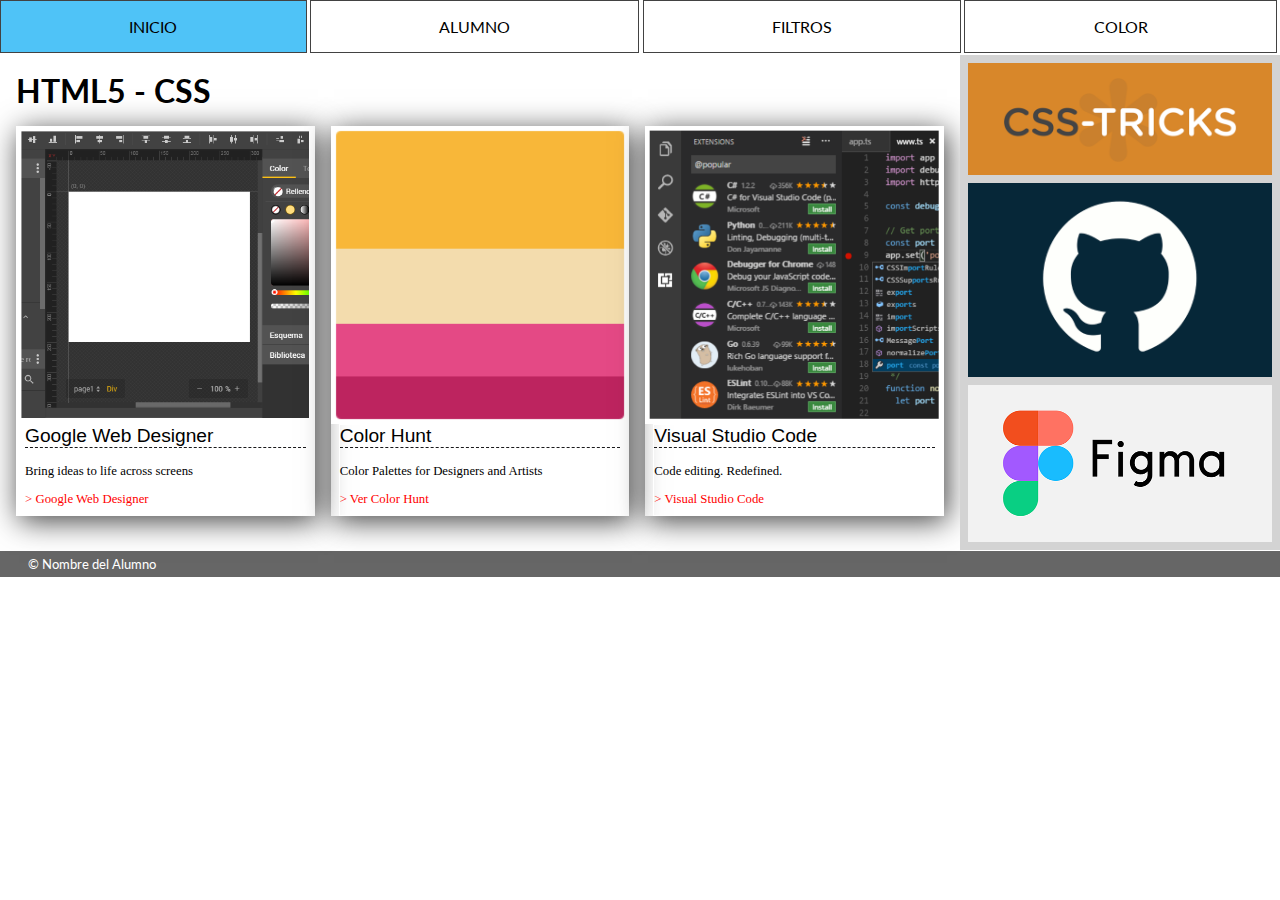
<file: mod2/index.html>
<html>
<head><title>HTML/CSS</title><meta charset="utf-8">
<link href="estilo_index.css" rel="stylesheet" type="text/css">
<link href="https://fonts.googleapis.com/css?family=Lato:400,700" rel="stylesheet">
</head>
<body>
<nav>
	<ul>
		<li><a href="index.html">INICIO</a></li>
        <li><a href="alumno.html">ALUMNO</a></li>
		<li><a href="https://css-tricks.com/almanac/properties/f/filter/">FILTROS</a></li>
		<li><a href="https://www.materialpalette.com/colors">COLOR</a></li>
	</ul>
</nav>
<section>
  <article>
  	<h1>HTML5 - CSS</h1>     
  	<div id="main">
   	<div class="bloque"><img src="img/googlewd.png" >
    <div class="textos">
    <h2>Google Web Designer</h2>
   <p>Bring ideas to life across screens</p>
   <a href="https://www.google.com/webdesigner/">&gt; Google Web Designer</a> 
   </div>
  </div>
  <div class="bloque"><img src="img/color_hunt.png" >
    <div class="textos">
    <h2>Color Hunt</h2>
   <p>Color Palettes for Designers and Artists</p>
   <a href="https://colorhunt.co/palettes">&gt; Ver Color Hunt</a> 
   </div>
  </div>
  <div class="bloque"><img src="img/visualSC.png" >
    <div class="textos">
    <h2>Visual Studio Code</h2>
   <p>Code editing. Redefined.</p>
   <a href="https://code.visualstudio.com/">&gt;  Visual Studio Code</a> 
   </div>
  </div>
	</div>
  </article>
  <aside>
  	<div class="card">
  		<a href="https://css-tricks.com/">
  		<img src="img/css_tricks.png" ></a> 
 	</div>
	<div class="card">
  		<a href="https://github.com/"><img src="img/github.png" ></a> 
	</div>
	<div class="card">
		<a href="https://www.figma.com/"><img src="img/figma.png" ></a> 
	</div> 
  </aside>
</section>
<footer>&copy; Nombre del Alumno</footer>
</body>
</html>
</file>
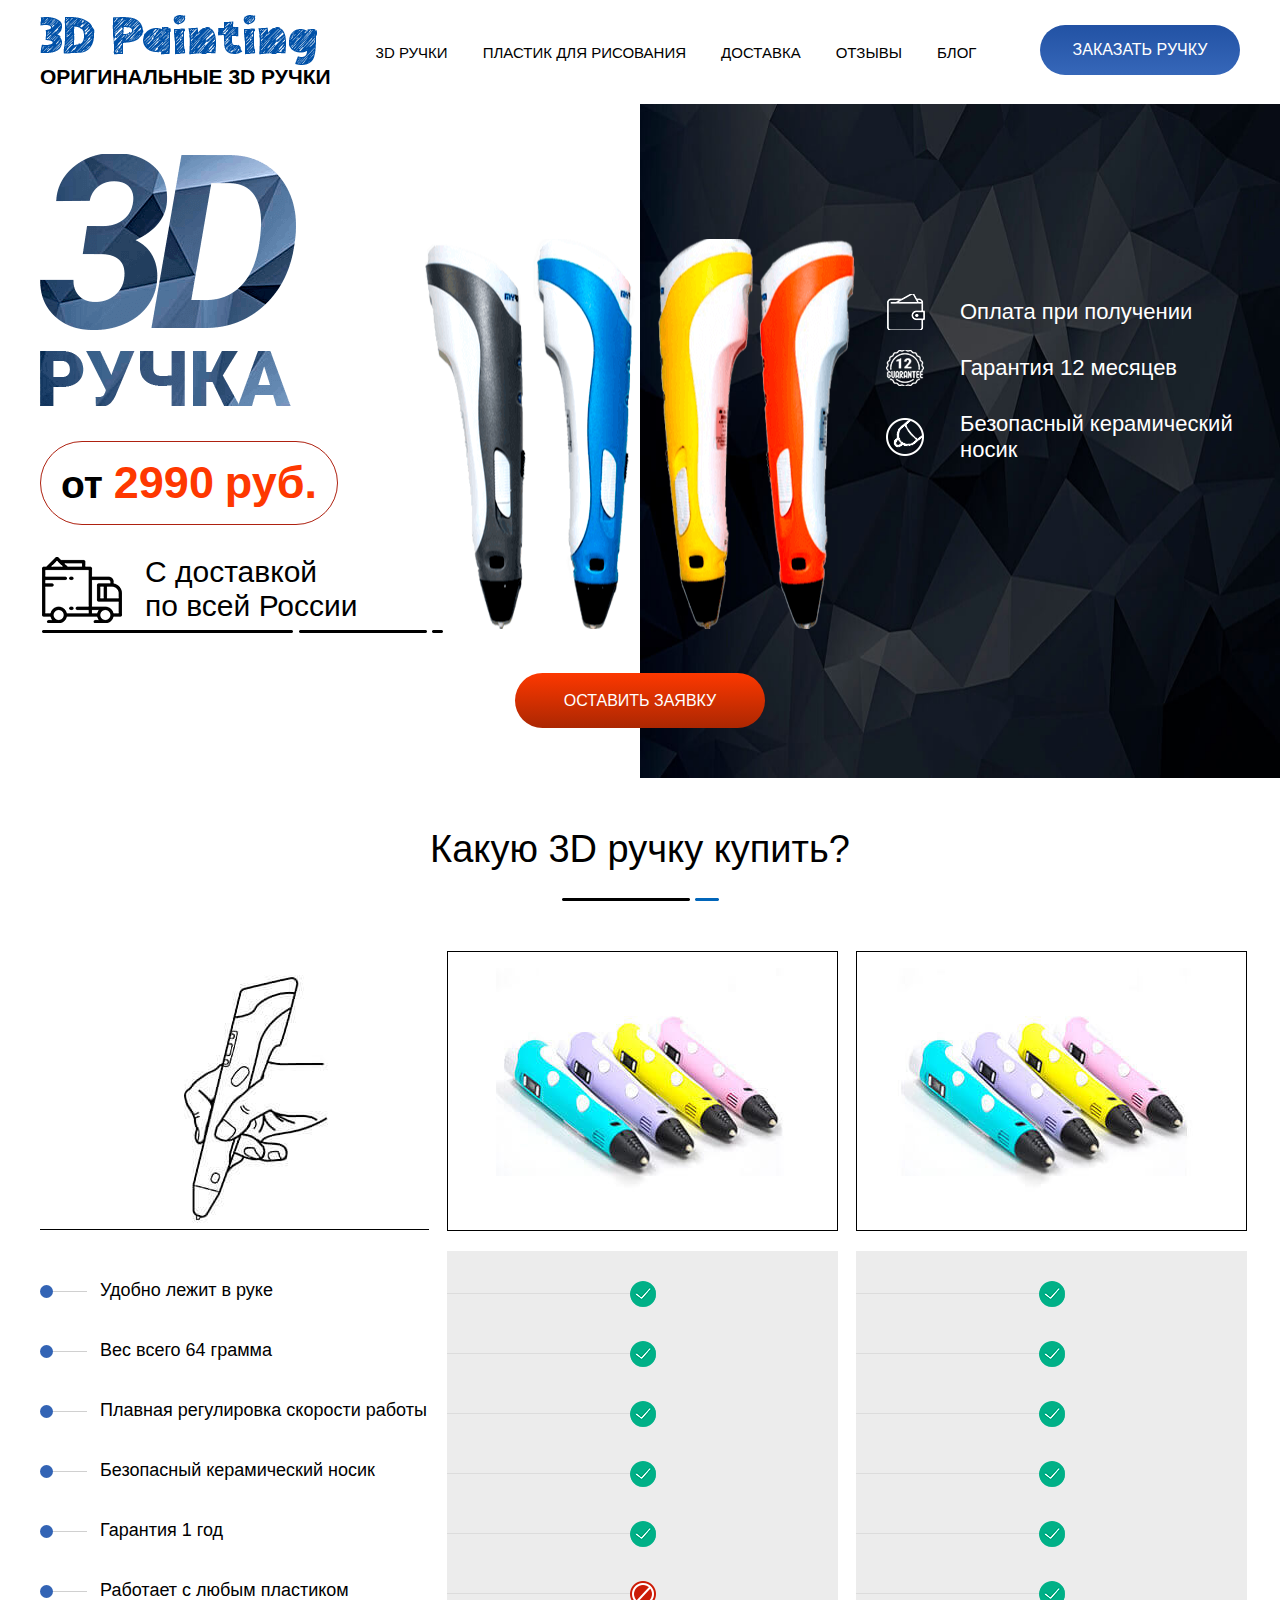
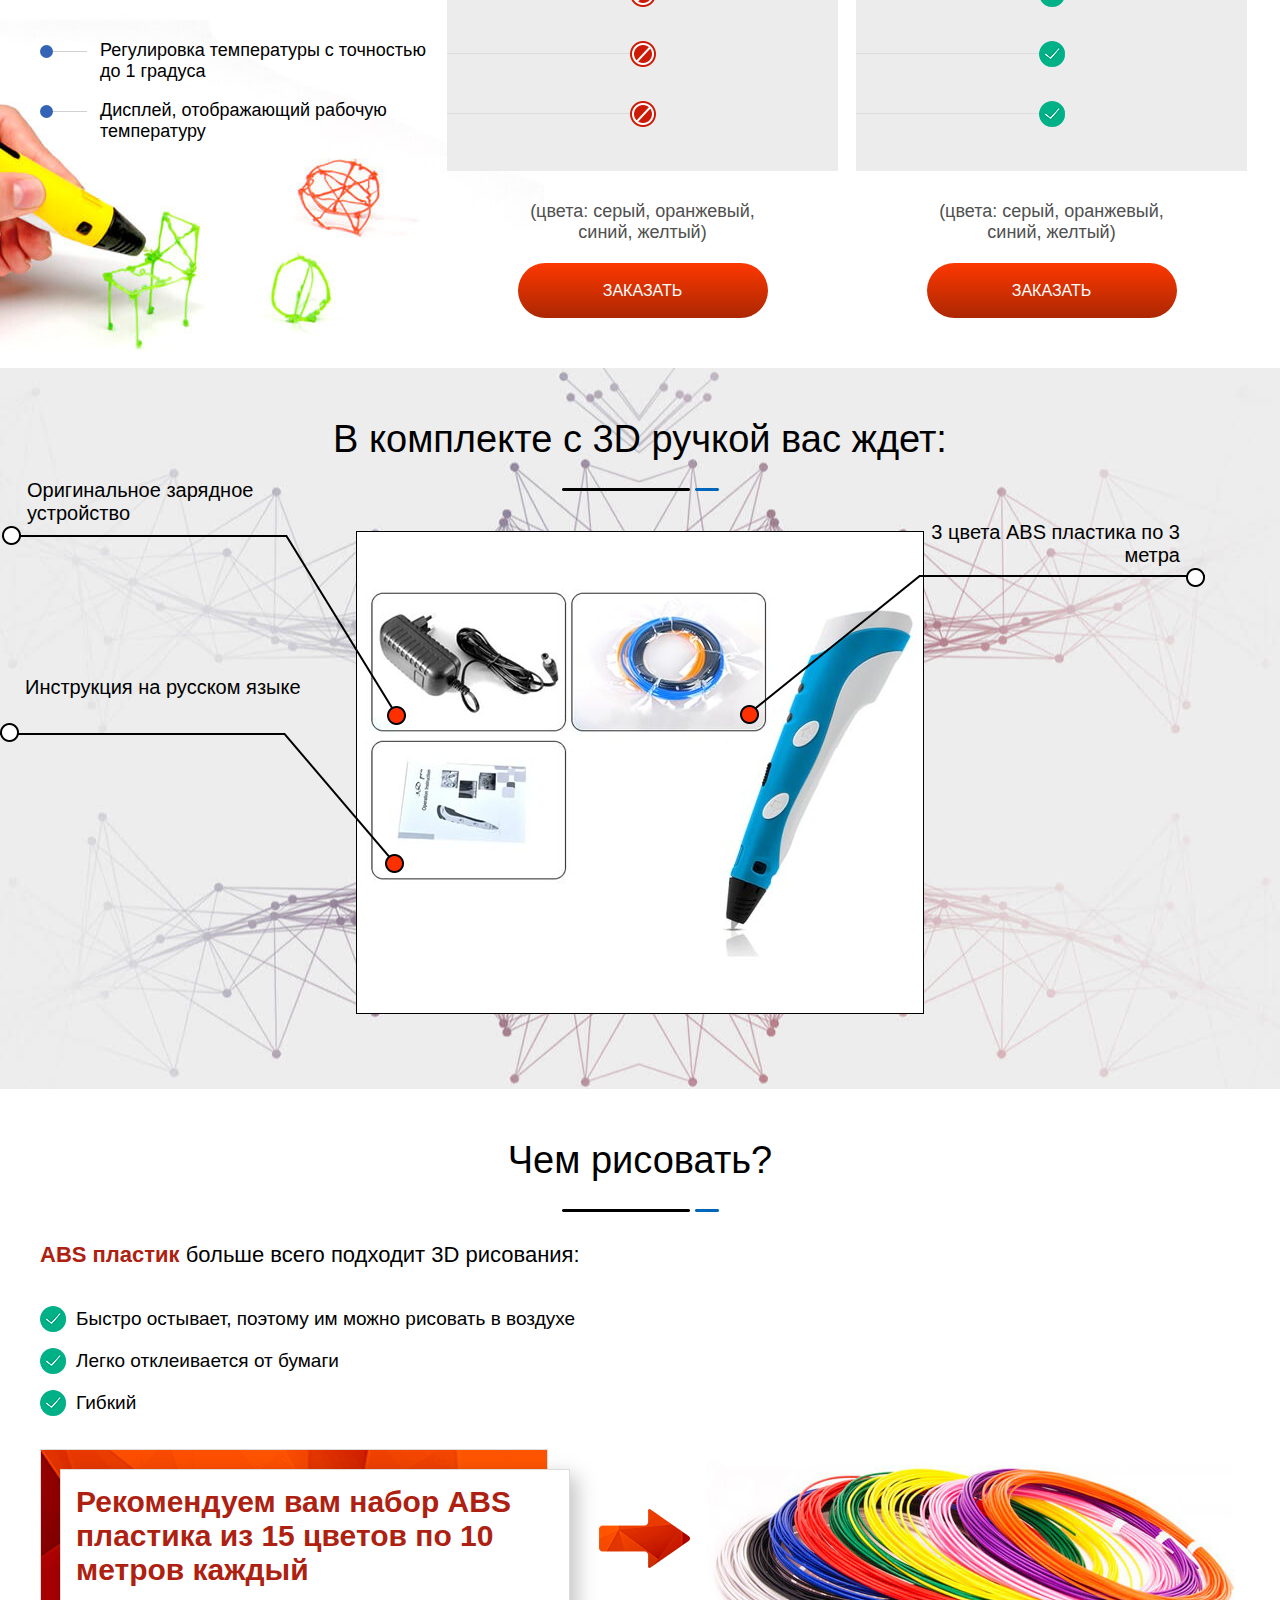
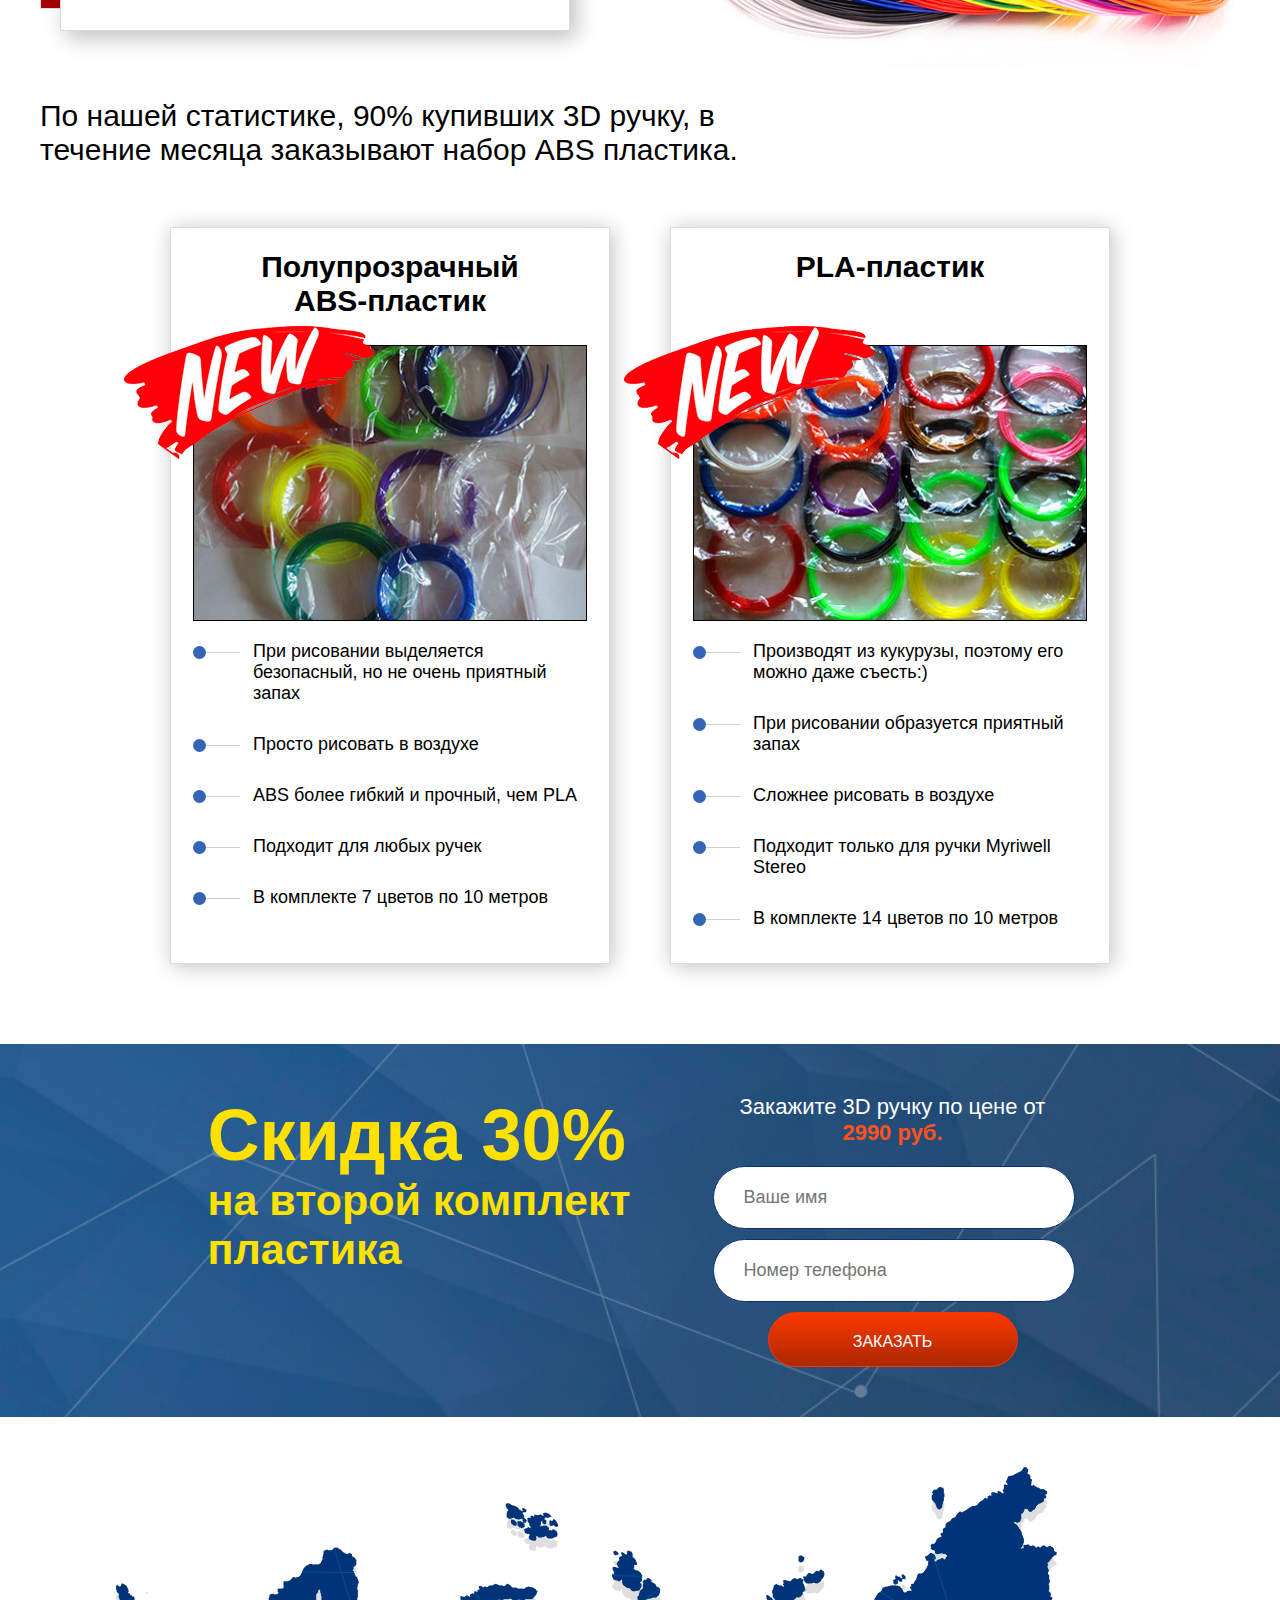
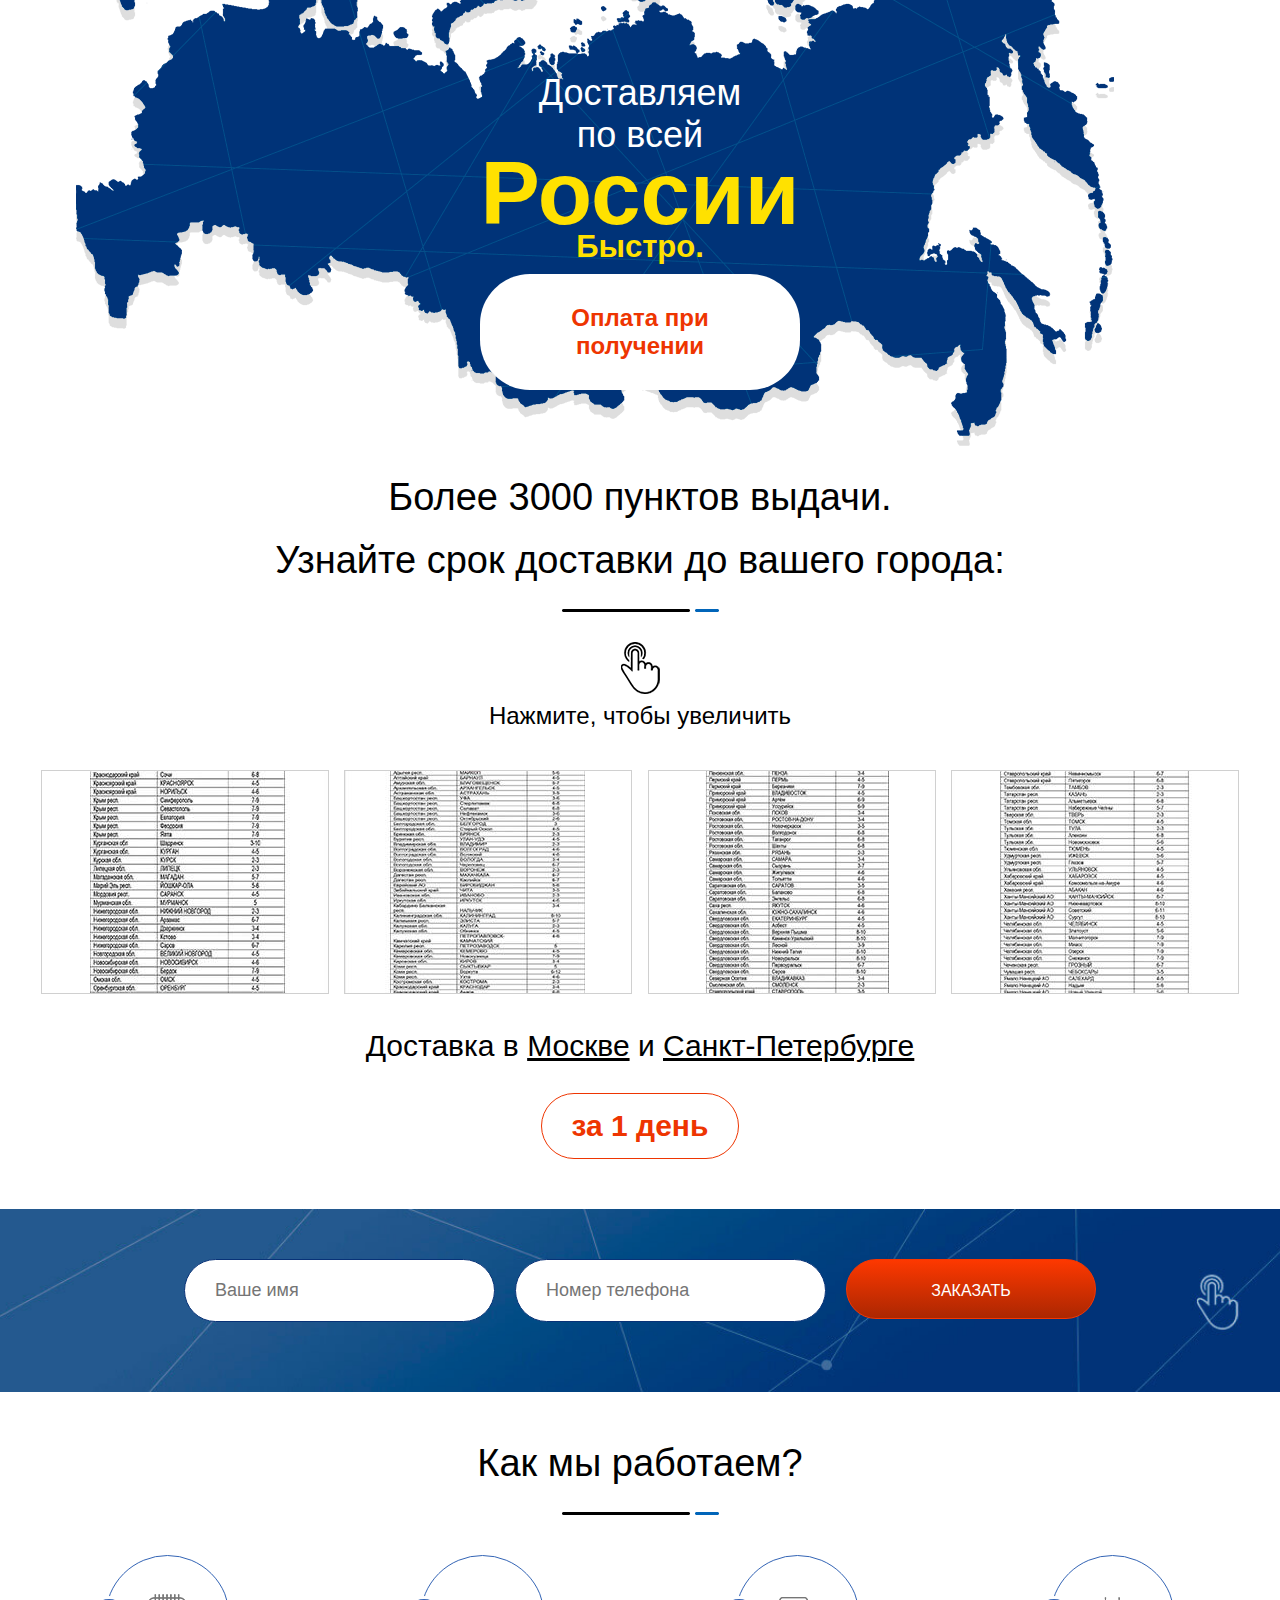
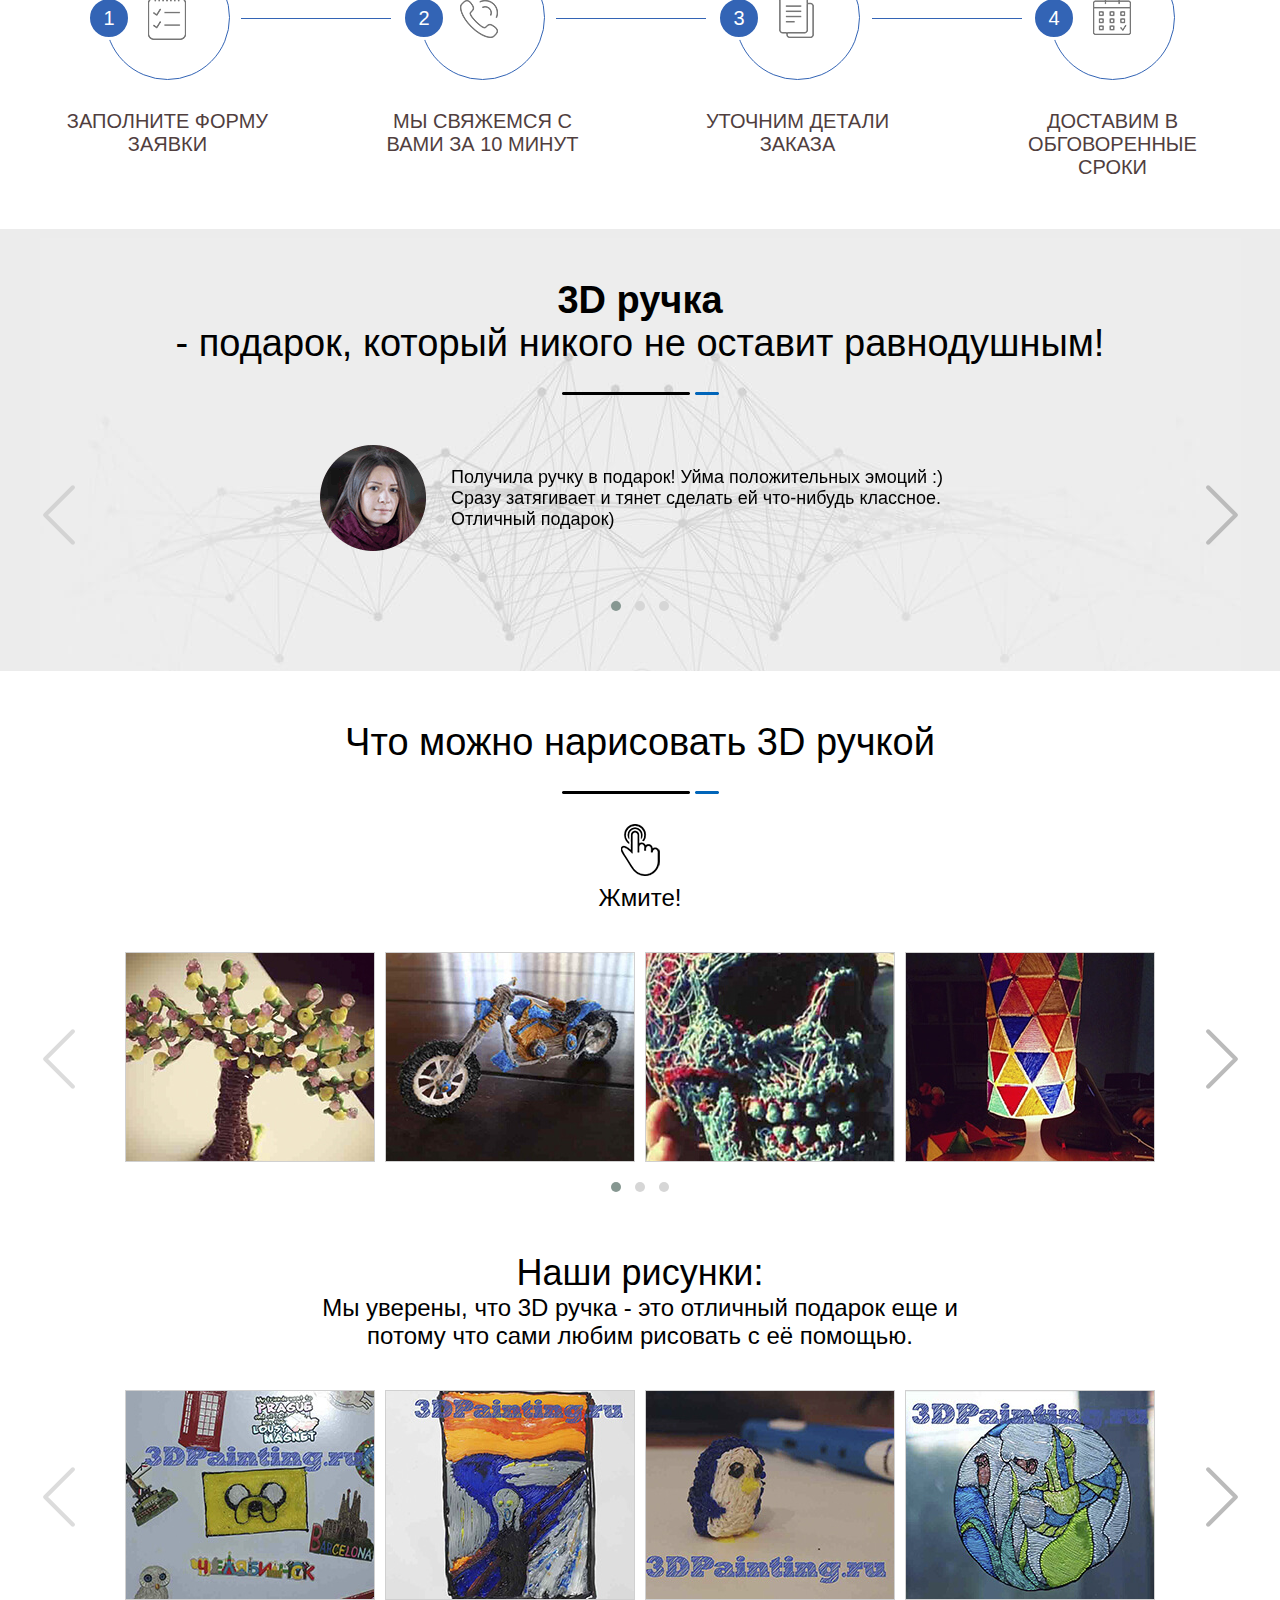
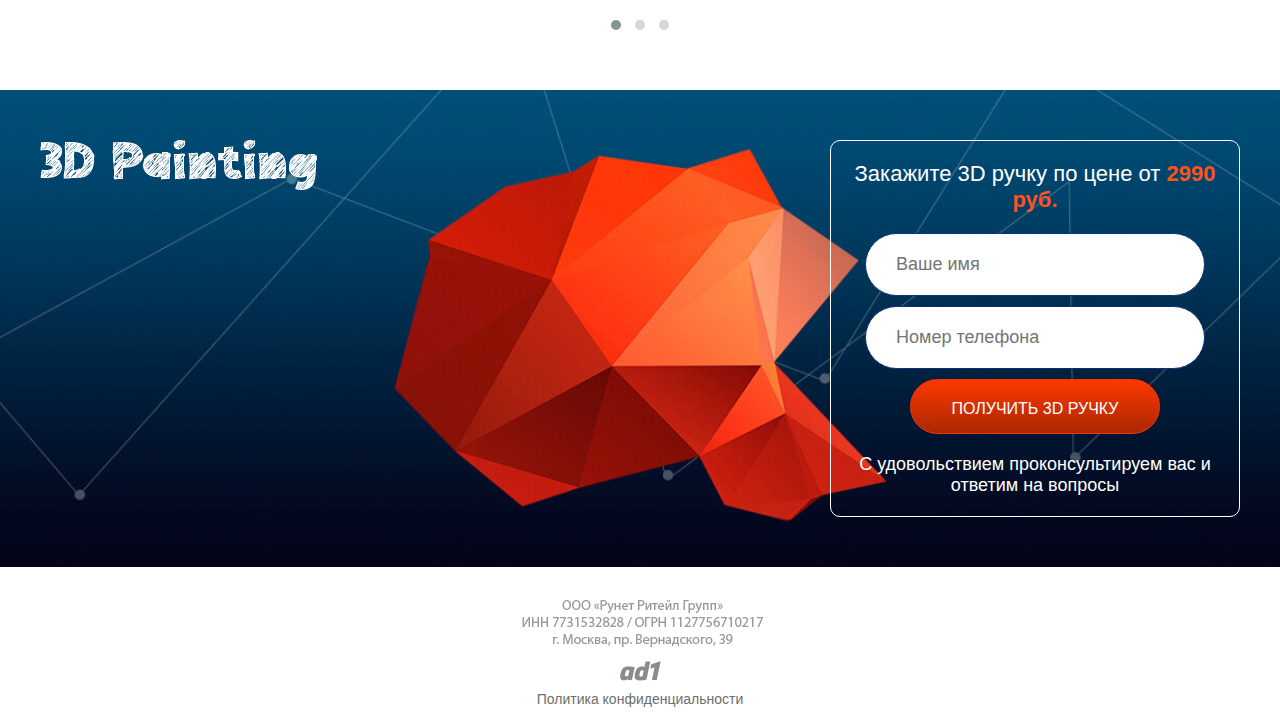
<file: portfolio/3DPen/index.html>
<!DOCTYPE html>
<html lang="ru">
<head>
	<meta charset="utf-8">
	<title>3D ручка</title>
	<!-- Favicon -->
	<link rel="icon" href="http://infocdn.org/img/products_new/1631.png" type="image/png">
	<link rel="shortcut icon" href="http://infocdn.org/img/products_new/1631.png" type="image/png">

	<!-- OG -->
	<meta property="og:url" content="http://web-developed6282.000webhostapp.com/" />
	<meta property="og:type" content="website" />
	<meta property="og:title" content="3D ручка" />
	<meta property="og:image" content="http://infocdn.org/img/products_new/1631.png" />
	<meta property="og:site_name" content="3D ручка" />
	<meta property="og:description" content="" />
	<meta http-equiv="X-UA-Compatible" content="IE=edge" />
	<meta name="viewport" content="width=device-width">
	<!-- CSS -->
	<link type="text/css" rel="stylesheet" href="files/3d_pen_1/css/jquery.fancybox.min.css"/>
	<link type="text/css" rel="stylesheet" href="files/3d_pen_1/css/owl.carousel.min.css"/>
	<link type="text/css" rel="stylesheet" href="files/3d_pen_1/css/owl.theme.default.min.css"/>
	
	<link type="text/css" rel="stylesheet" href="files/3d_pen_1/css/style.css@54321.css"/>

	<!-- JS -->
	<script src="files/3d_pen_1/js/jquery-1.11.1.min.js" type="text/javascript"></script>
	<script type="text/javascript" src="files/_js/validation.js"></script>
	<script type="text/javascript" src="files/3d_pen_1/js/ab.min.js"></script>
	<script type="text/javascript" src="files/3d_pen_1/js/timer.js"></script>
	<script src="files/3d_pen_1/js/owl.carousel.min.js"></script>
  	<script type="text/javascript" src="files/3d_pen_1/js/script.js"></script>
	<script type="text/javascript">$jsonData = {"product":{"id":1631,"name":"3D ручка","title":"3D ручка","short_description":"3D ручка - подарок, который никого не оставит равнодушным!","full_description":""},"prices":{"271":{"price":2990,"old_price":5980,"delivery_price":0,"tax_price":0,"upsale_price":0,"geo_key":"RU","name":"Россия","currency":"руб.","rate":1,"phone_template":"+7 928 827-22-53","address_template":"135999, Москва, ул. Ленина, д.10, кв.5","name_template":"Петров Петр Петрович","active":true}},"lowPrice":{"year":"2017","month":"09","day":"27"}};</script>
</head>
<body id="link_1">

<script type="text/javascript">
    var ad1_notify = new Object(),
            price, currency, delivery_price;

	for (key in $jsonData.prices) {
		if ($jsonData.prices[key].active) {
			price = $jsonData.prices[key].price;
			currency = $jsonData.prices[key].currency;
			delivery_price = $jsonData.prices[key].price + $jsonData.prices[key].delivery_price;
		}
	}

	ad1_notify.params = { 
		city			: "Москва",
		landDir			: "3d_pen_1",
		sex				: "",
		multiply		: "" || 0,
		delay			: ("" * 1000) || 12000,
		price			: price || 0,
		currency		: currency || "руб.",
		delivery_price	: delivery_price,
		geoKey			: "RU" || "RU",
		zdorov			: "" || false
	};
</script>

<script type="text/javascript" src="files/_blocks/notificators/func.js@9"></script>


<script>
	var formIsSubmitted = false;
</script>

<script type="text/javascript" src="files/_blocks/notificators/unload_submit.js@6"></script>




















                                                                 
<header>
	<div class="size">
		<a href="index.html" class="logo">
		<img src="files/3d_pen_1/img/logo.png" alt="">
		<span>Оригинальные 3D ручки</span>
		</a>
		<ul>
			<li><a href="#link_1">3D Ручки</a></li>
			<li><a href="#link_2">Пластик для рисования</a></li>
			<li><a href="#link_3">Доставка</a></li>
			<li><a href="#link_4">Отзывы</a></li>
			<li><a href="#link_4">Блог</a></li>
		</ul>
		<a href="#forms" class="sb">Заказать ручку</a>
		<div class="clear"></div>
	</div>
</header>
<div class="block_1">
	<div class="size">
		<div class="left">
			<img src="files/3d_pen_1/img/block_1_3d.png" alt="">
			<div class="clear"></div>
			<div class="price">
				от <span class="price_land_s1">2990</span> <span class="price_land_curr">руб.</span>
			</div>
			<div class="delivery">
				C доставкой по&nbsp;всей&nbsp;России
			</div>
		</div>
		<div class="pen_img"></div>
		<div class="right">

			<ul>
				<li>Оплата при получении</li>
				<li>Гарантия 12 месяцев</li>
				<li>Безопасный керамический носик</li>
				
			</ul>
		</div>
		<div class="clear"></div>
		<a href="#forms" class="sb">Оставить заявку</a>
	</div>
</div>
<div class="block_2">
	<div class="size">
		<h2>Какую 3D ручку купить?</h2>
		<div class="cont_row">
			<div class="row">
				<div class="image">
					<img src="files/3d_pen_1/img/block_2_img_1.jpg" alt="">
				</div>
				<ul>
					<li>Удобно лежит в руке</li>
					<li>Вес всего 64 грамма</li>
					<li>Плавная регулировка скорости работы</li>
					<li>Безопасный керамический носик</li>
					<li>Гарантия 1 год</li>
					<li>Работает с любым пластиком </li>
					<li>Регулировка температуры с точностью до 1 градуса</li>
					<li>Дисплей, отображающий рабочую температуру</li>
				</ul>
			</div>
			<div class="row">
				<div class="image">
					<img src="files/3d_pen_1/img/block_2_img_2.jpg" alt="">
				</div>
				<ul>
					<li><span>Удобно лежит в руке</span><img src="files/3d_pen_1/img/plus.png" alt=""></li>
					<li><span>Вес всего 64 грамма</span><img src="files/3d_pen_1/img/plus.png" alt=""></li>
					<li><span>Плавная регулировка скорости работы</span><img src="files/3d_pen_1/img/plus.png" alt=""></li>
					<li><span>Безопасный керамический носик</span><img src="files/3d_pen_1/img/plus.png" alt=""></li>
					<li><span>Гарантия 1 год</span><img src="files/3d_pen_1/img/plus.png" alt=""></li>
					<li><span>Работает с любым пластиком</span><img src="files/3d_pen_1/img/minus.png" alt=""></li>
					<li><span>Регулировка температуры с точностью до 1 градуса</span><img src="files/3d_pen_1/img/minus.png" alt=""></li>
					<li><span>Дисплей, отображающий рабочую температуру</span><img src="files/3d_pen_1/img/minus.png" alt=""></li>
				</ul>
				<div class="by">
					<!-- <div class="price">
						Цена:
						<span class="price_land_s1">2990</span> <span class="price_land_curr">руб.</span>
						<span class="price_land_s1">2990</span> <span class="price_land_curr">руб.</span>
					</div> -->
					<p>(цвета: серый, оранжевый, синий, желтый)</p>
					<a href="#forms" class="sb">Заказать</a>
				</div>
			</div>
			<div class="row">
				<div class="image">
					<img src="files/3d_pen_1/img/block_2_img_3.jpg" alt="">
				</div>
				<ul>
					<li><span>Удобно лежит в руке</span><img src="files/3d_pen_1/img/plus.png" alt=""></li>
					<li><span>Вес всего 64 грамма</span><img src="files/3d_pen_1/img/plus.png" alt=""></li>
					<li><span>Плавная регулировка скорости работы</span><img src="files/3d_pen_1/img/plus.png" alt=""></li>
					<li><span>Безопасный керамический носик</span><img src="files/3d_pen_1/img/plus.png" alt=""></li>
					<li><span>Гарантия 1 год</span><img src="files/3d_pen_1/img/plus.png" alt=""></li>
					<li><span>Работает с любым пластиком</span><img src="files/3d_pen_1/img/plus.png" alt=""></li>
					<li><span>Регулировка температуры с точностью до 1 градуса</span><img src="files/3d_pen_1/img/plus.png" alt=""></li>
					<li><span>Дисплей, отображающий рабочую температуру</span><img src="files/3d_pen_1/img/plus.png" alt=""></li>
				</ul>
				<div class="by">
					<!-- <div class="price">
						Цена:
						<span class="price_land_s1">3900</span> <span class="price_land_curr">руб.</span>
						<span class="price_land_s1">2990</span> <span class="price_land_curr">руб.</span>
					</div> -->
					<p>(цвета: серый, оранжевый, синий, желтый)</p>
					<a href="#forms" class="sb">Заказать</a>
				</div>
			</div>
		</div>
	</div>
</div>
<div class="block_3">
	<div class="size">
		<h2>В комплекте с 3D ручкой вас ждет:</h2>
		<div class="cont_row">
			<img src="files/3d_pen_1/img/_block_3_pen.jpg" alt="">
			<div class="row">
				Оригинальное зарядное устройство
			</div>
			<div class="row">
				3 цвета ABS пластика по 3 метра
			</div>

			<div class="row">
				Инструкция на русском языке
			</div>
		</div>
	</div>
</div>
<div class="block_4" id="link_2">
	<div class="size">
		<h2>Чем рисовать?</h2>
		<div class="cont_1">
			<p><span>ABS пластик</span> больше всего подходит 3D рисования:</p>
			<ul>
				<li>Быстро остывает, поэтому им можно рисовать в воздухе</li>
				<li>Легко отклеивается от бумаги</li>
				<li>Гибкий</li>
			</ul>
			<div class="clear"></div>
			<div class="txt">
				<div class="txt_2">
					<span>Рекомендуем вам набор ABS пластика из 15 цветов по 10 метров каждый</span>
				</div>
			</div>
			<img src="files/3d_pen_1/img/block_4.jpg" alt="">
			<div class="clear"></div>
		</div>
		<div class="cont_2">
			<p>По нашей статистике, 90% купивших 3D ручку,
				в течение месяца заказывают набор ABS пластика.
			</p>
			<!-- <div class="price">
				Цена:
				<span class="price_land_s1">990</span> <span class="price_land_curr">руб.</span>
			</div> -->
			<div class="clear"></div>
		</div>
		<div class="cont_row">
			<div class="row">
				<div class="row_2">
					<h3>Полупрозрачный ABS-пластик</h3>
					<div class="image">
						<img src="files/3d_pen_1/img/block_4_row_1.jpg" alt="">
					</div>
					<ul>
						<li>При рисовании выделяется безопасный, но не очень приятный запах</li>
						<li>Просто рисовать в воздухе</li>
						<li>ABS более гибкий и прочный, чем  PLA</li>
						<li>Подходит для любых ручек</li>
						<li>В комплекте 7 цветов по 10 метров</li>
					</ul>
				</div>
				<!-- <div class="price">
					Цена:
					<span class="price_land_s1">990</span> <span class="price_land_cur">руб.</span>
				</div> -->
			</div>
			<div class="row">
				<div class="row_2">
					<h3>PLA-пластик</h3>
					<div class="image">
						<img src="files/3d_pen_1/img/block_4_row_2.jpg" alt="">
					</div>
					<ul>
						<li>Производят из кукурузы, поэтому его можно даже съесть:)</li>
						<li>При рисовании образуется приятный запах </li>
						<li>Сложнее рисовать в воздухе </li>
						<li>Подходит только для ручки Myriwell Stereo</li>
						<li>В комплекте 14 цветов по 10 метров</li>
					</ul>
				</div>
				<!-- <div class="price">
					Цена:
					<span class="price_land_s1">1590</span> <span class="price_land_cur">руб.</span>
				</div> -->
			</div>
		</div>
	</div>
</div>
<div class="block_5">
	<div class="size">
		<div class="left">
			<h3>
				<span>Скидка 30%</span>
				на второй комплект
				пластика
			</h3>
		</div>
		<div class="right">
			<form class="orderformcdn" action="https://web-developed6282.000webhostapp.com/order" method="POST">
				<div class="title_and_price">
					Закажите 3D ручку по цене от
					<span class="price_land_s1">2990</span> <span class="price_land_curr">руб.</span>
				</div>
								<input type="hidden" name="country" value="0">
								<div class="form-group">
					<input type="text" class="form-control" name="name" placeholder="Ваше имя" required>
				</div>
				<div class="form-group">
					<input type="text" class="form-control" name="phone" placeholder="Номер телефона" required>
				</div>
				<button class="btn  btn-primary btn-lg feedback__btn" type="submit">Заказать</button>
				<input type="hidden" name="address" value="">
				<input type="hidden" name="product_count" id="product_count"  value="1">
				<input type="hidden" name="number_product"  value="1631">
				
<input type="hidden" name="split_test_id" 	value="0">
<input type="hidden" name="split_test" 		value="0">
<input type="hidden" name="split_test_host" value="ruchki-3d.com">
<input type="hidden" name="fchck"           value="69d62160a450a68f9a0a264ef880e4e3949d3a81">
<input type="hidden" name="ucfi" id="ucfi"  value="0">
			</form>
		</div>
		<div class="clear"></div>
	</div>
</div>
<div class="block_6" id="link_3">
	<div class="size">
		<div class="russia">
			<div class="block_rus">
				<p>Доставляем<br>
					по всей
				</p>
				<h3>
					<span>России</span>
					Быстро.
				</h3>
				<h4>Оплата при получении</h4>
			</div>
		</div>
		<h2>Более 3000 пунктов выдачи.</h2>
	</div>
</div>
<div class="block_7">
	<div class="size">
		<h2>Узнайте срок доставки до вашего города:</h2>
		<div class="push">Нажмите, чтобы увеличить</div>
		<div class="cont_row">
			<div class="row">
				<a href="http://ruchki-3d.com/files/3d_pen_1/images/big/block_7_row_1.jpg" data-fancybox="group" data-caption=""><img src="files/3d_pen_1/images/small/block_7_row_1.jpg" alt=""></a>
			</div>
			<div class="row">
				<a href="http://ruchki-3d.com/files/3d_pen_1/images/big/block_7_row_2.jpg" data-fancybox="group" data-caption=""><img src="files/3d_pen_1/images/small/block_7_row_2.jpg" alt=""></a>
			</div>
			<div class="row">
				<a href="http://ruchki-3d.com/files/3d_pen_1/images/big/block_7_row_3.jpg" data-fancybox="group" data-caption=""><img src="files/3d_pen_1/images/small/block_7_row_3.jpg" alt=""></a>
			</div>
			<div class="row">
				<a href="http://ruchki-3d.com/files/3d_pen_1/images/big/block_7_row_4.jpg" data-fancybox="group" data-caption=""><img src="files/3d_pen_1/images/small/block_7_row_4.jpg" alt=""></a>
			</div>
		</div>
		<div class="delivery">
			Доставка в <span>Москве</span> и <span>Санкт-Петербурге</span>
		</div>
		<div class="one_day">
			за 1 день
		</div>
	</div>
</div>

<div class="block_9">
	<div class="size">
		<form class="orderformcdn" action="web-developed6282.000webhostapp.com" method="POST">
						<!-- Hidden Required Fields -->
		<input type="hidden" name="project_name" value="3D Ручки">
		<input type="hidden" name="admin_email" value="kravchov-sasha@yandex.ru">
		<input type="hidden" name="form_subject" value="ЗАКАЗ">
		<!-- END Hidden Required Fields -->
						<input type="hidden" name="country" value="0">
						<div class="form-group">
				<input type="text" class="form-control" name="name" placeholder="Ваше имя" required>
			</div>
			<div class="form-group">
				<input type="text" class="form-control" name="phone" placeholder="Номер телефона" required>
			</div>
			<button class="btn  btn-primary btn-lg feedback__btn" type="submit">Заказать</button>
			<input type="hidden" name="address" value="">
			<input type="hidden" name="product_count" id="product_count"  value="1">
			<input type="hidden" name="number_product"  value="1631">
			
<input type="hidden" name="split_test_id" 	value="0">
<input type="hidden" name="split_test" 		value="0">
<input type="hidden" name="split_test_host" value="ruchki-3d.com">
<input type="hidden" name="fchck"           value="69d62160a450a68f9a0a264ef880e4e3949d3a81">
<input type="hidden" name="ucfi" id="ucfi"  value="0">
		</form>
	</div>
</div>
<div class="block_10">
	<div class="size">
		<h2>Как мы работаем?</h2>
		<div class="cont_row">
			<div class="row">
				<div class="image">
					<div class="number">1</div>
					<img src="files/3d_pen_1/img/block_10_row_1.png" alt="">
				</div>
				<h3>Заполните форму заявки</h3>
			</div>
			<div class="row">
				<div class="image">
					<div class="number">2</div>
					<img src="files/3d_pen_1/img/block_10_row_2.png" alt="">
				</div>
				<h3>Мы свяжемся с Вами за 10 минут</h3>
			</div>
			<div class="row">
				<div class="image">
					<div class="number">3</div>
					<img src="files/3d_pen_1/img/block_10_row_3.png" alt="">
				</div>
				<h3>Уточним детали заказа</h3>
			</div>
			<div class="row">
				<div class="image">
					<div class="number">4</div>
					<img src="files/3d_pen_1/img/block_10_row_4.png" alt="">
				</div>
				<h3>Доставим в обговоренные сроки</h3>
			</div>
		</div>
	</div>
</div>
<div class="block_11" id="link_4">
	<div class="size">
		<h2>
			<span>3D ручка</span>
			- подарок, который никого не оставит равнодушным!
		</h2>
		<div id="owl-demo" class="owl-carousel owl-theme">
			<div class="item">
				<img src="files/3d_pen_1/img/ava.png" alt="">
				<p>Получила ручку в подарок! Уйма положительных эмоций :) Сразу затягивает и тянет сделать ей что-нибудь классное. Отличный подарок)</p>
			</div>
			<div class="item">
				<img src="files/3d_pen_1/img/ava-2.png" alt="">
				<p>Заказал 3д ручку своей племяннице. Сидел, разбирался с ней как она работает, в итоге затянуло на 2 часа). На выходе получились очки, племянница в восторге! Потратили сразу около 1,5 метров пластика, очень интересно, Спасибо!)</p>
			</div>
			<div class="item">
				<img src="files/3d_pen_1/img/ava-3.png" alt="">
				<p>Купила 10 летнему сыну 3D ручку на день рожденье в качестве подарка. Раньше его было не оторвать от компьютерных игр,сейчас он все свободное время создает 3D ручкой персонажей из компьютерных игр .А сегодня мне подарил цветок сделанный им с помощью 3д ручки)))</p>
			</div>
		</div>
	</div>
</div>

<div class="block_13">
	<div class="size">
		<h2>
			Что можно нарисовать 3D ручкой
		</h2>
		<div class="push">Жмите!</div>
		<div id="owl-demo2" class="owl-carousel owl-theme">
			<div class="item">
				<a href="http://ruchki-3d.com/files/3d_pen_1/images/big/block_13_1_row_1.jpg" data-fancybox="group2" data-caption=""><img src="files/3d_pen_1/images/small/block_13_1_row_1.jpg" alt=""></a>
			</div>
			<div class="item">
				<a href="http://ruchki-3d.com/files/3d_pen_1/images/big/block_13_1_row_2.jpg" data-fancybox="group2" data-caption=""><img src="files/3d_pen_1/images/small/block_13_1_row_2.jpg" alt=""></a>
			</div>
			<div class="item">
				<a href="http://ruchki-3d.com/files/3d_pen_1/images/big/block_13_1_row_3.jpg" data-fancybox="group2" data-caption=""><img src="files/3d_pen_1/images/small/block_13_1_row_3.jpg" alt=""></a>
			</div>
			<div class="item">
				<a href="http://ruchki-3d.com/files/3d_pen_1/images/big/block_13_1_row_4.jpg" data-fancybox="group2" data-caption=""><img src="files/3d_pen_1/images/small/block_13_1_row_4.jpg" alt=""></a>
			</div>
			<div class="item">
				<a href="http://ruchki-3d.com/files/3d_pen_1/images/big/block_13_1_row_5.jpg" data-fancybox="group2" data-caption=""><img src="files/3d_pen_1/images/small/block_13_1_row_5.jpg" alt=""></a>
			</div>
			<div class="item">
				<a href="http://ruchki-3d.com/files/3d_pen_1/images/big/block_13_1_row_6.jpg" data-fancybox="group2" data-caption=""><img src="files/3d_pen_1/images/small/block_13_1_row_6.jpg" alt=""></a>
			</div>
			<div class="item">
				<a href="http://ruchki-3d.com/files/3d_pen_1/images/big/block_13_1_row_7.jpg" data-fancybox="group2" data-caption=""><img src="files/3d_pen_1/images/small/block_13_1_row_7.jpg" alt=""></a>
			</div>
			<div class="item">
				<a href="http://ruchki-3d.com/files/3d_pen_1/images/big/block_13_1_row_8.jpg" data-fancybox="group2" data-caption=""><img src="files/3d_pen_1/images/small/block_13_1_row_8.jpg" alt=""></a>
			</div>
			<div class="item">
				<a href="http://ruchki-3d.com/files/3d_pen_1/images/big/block_13_1_row_9.jpg" data-fancybox="group2" data-caption=""><img src="files/3d_pen_1/images/small/block_13_1_row_9.jpg" alt=""></a>
			</div>
			<div class="item">
				<a href="http://ruchki-3d.com/files/3d_pen_1/images/big/block_13_1_row_10.jpg" data-fancybox="group2" data-caption=""><img src="files/3d_pen_1/images/small/block_13_1_row_10.jpg" alt=""></a>
			</div>
		</div>
		<div class="rules">
			<h3>Наши рисунки:</h3>
			<p>Мы уверены, что 3D ручка - это отличный подарок еще и потому что сами любим рисовать с её помощью.</p>
		</div>
		<div id="owl-demo3" class="owl-carousel owl-theme">
			<div class="item">
				<a href="http://ruchki-3d.com/files/3d_pen_1/images/big/block_13_2_row_1.jpg" data-fancybox="group3" data-caption=""><img src="files/3d_pen_1/images/small/block_13_2_row_1.jpg" alt=""></a>
			</div>
			<div class="item">
				<a href="http://ruchki-3d.com/files/3d_pen_1/images/big/block_13_2_row_2.jpg" data-fancybox="group3" data-caption=""><img src="files/3d_pen_1/images/small/block_13_2_row_2.jpg" alt=""></a>
			</div>
			<div class="item">
				<a href="http://ruchki-3d.com/files/3d_pen_1/images/big/block_13_2_row_3.jpg" data-fancybox="group3" data-caption=""><img src="files/3d_pen_1/images/small/block_13_2_row_3.jpg" alt=""></a>
			</div>
			<div class="item">
				<a href="http://ruchki-3d.com/files/3d_pen_1/images/big/block_13_2_row_4.jpg" data-fancybox="group3" data-caption=""><img src="files/3d_pen_1/images/small/block_13_2_row_4.jpg" alt=""></a>
			</div>
			<div class="item">
				<a href="http://ruchki-3d.com/files/3d_pen_1/images/big/block_13_2_row_5.jpg" data-fancybox="group3" data-caption=""><img src="files/3d_pen_1/images/small/block_13_2_row_5.jpg" alt=""></a>
			</div>
			<div class="item">
				<a href="http://ruchki-3d.com/files/3d_pen_1/images/big/block_13_2_row_6.jpg" data-fancybox="group3" data-caption=""><img src="files/3d_pen_1/images/small/block_13_2_row_6.jpg" alt=""></a>
			</div>
			<div class="item">
				<a href="http://ruchki-3d.com/files/3d_pen_1/images/big/block_13_2_row_8.jpg" data-fancybox="group3" data-caption=""><img src="files/3d_pen_1/images/small/block_13_2_row_8.jpg" alt=""></a>
			</div>
			<div class="item">
				<a href="http://ruchki-3d.com/files/3d_pen_1/images/big/block_13_2_row_9.jpg" data-fancybox="group3" data-caption=""><img src="files/3d_pen_1/images/small/block_13_2_row_9.jpg" alt=""></a>
			</div>
			<div class="item">
				<a href="http://ruchki-3d.com/files/3d_pen_1/images/big/block_13_2_row_10.jpg" data-fancybox="group3" data-caption=""><img src="files/3d_pen_1/images/small/block_13_2_row_10.jpg" alt=""></a>
			</div>
		</div>
	</div>
</div>
<div class="block_14">
	<div class="size">
		<div class="left">
			<img src="files/3d_pen_1/img/footer_logo.png" alt="">
		</div>
		<div class="right">

			<form id="forms" class="orderformcdn" action="mail.php" method="POST">
				<div class="title_and_price">
					Закажите 3D ручку по цене от
					<span class="price_land_s1">2990</span> <span class="price_land_curr">руб.</span>
				</div>
								<input type="hidden" name="country" value="0">
								<div class="form-group">
					<input type="text" class="form-control" name="name" placeholder="Ваше имя" required>
				</div>
				<div class="form-group">
					<input type="text" class="form-control" name="phone" placeholder="Номер телефона" required>
				</div>
				<button class="btn  btn-primary btn-lg feedback__btn" type="submit">ПОЛУЧИТЬ 3d РУЧКУ</button>
				<input type="hidden" name="address" value="">
				<input type="hidden" name="product_count" id="product_count"  value="1">
				<input type="hidden" name="number_product"  value="1631">
				
<input type="hidden" name="split_test_id" 	value="0">
<input type="hidden" name="split_test" 		value="0">
<input type="hidden" name="split_test_host" value="ruchki-3d.com">
<input type="hidden" name="fchck"           value="69d62160a450a68f9a0a264ef880e4e3949d3a81">
<input type="hidden" name="ucfi" id="ucfi"  value="0">	
				<p>С удовольствием проконсультируем вас и ответим на вопросы</p>
			</form>
		</div>
		<div class="clear"></div>
	</div>
</div>

<div class="copyright">
	<img src="files/_blocks/copyright/img/rekv4.png" style="display:block;margin:0 auto">
<img src="files/_blocks/copyright/img/logo.jpg" style="display:block;margin:0 auto">	<br>
	<p><a href="http://ruchki-3d.com/privacypolicy" target="_blank">Политика конфиденциальности</a></p>
</div>
<script src="files/3d_pen_1/js/jquery.fancybox.min.js"></script>
<script type="text/javascript">
	$("[data-fancybox]").fancybox({});
</script>






</body>
</html>




	
	

	
		
			
				
					
				
			

			

			
				
			
		
	
	
		
	    
	    
	    
			
				
			
		
	



<!-- 1 -->
</file>
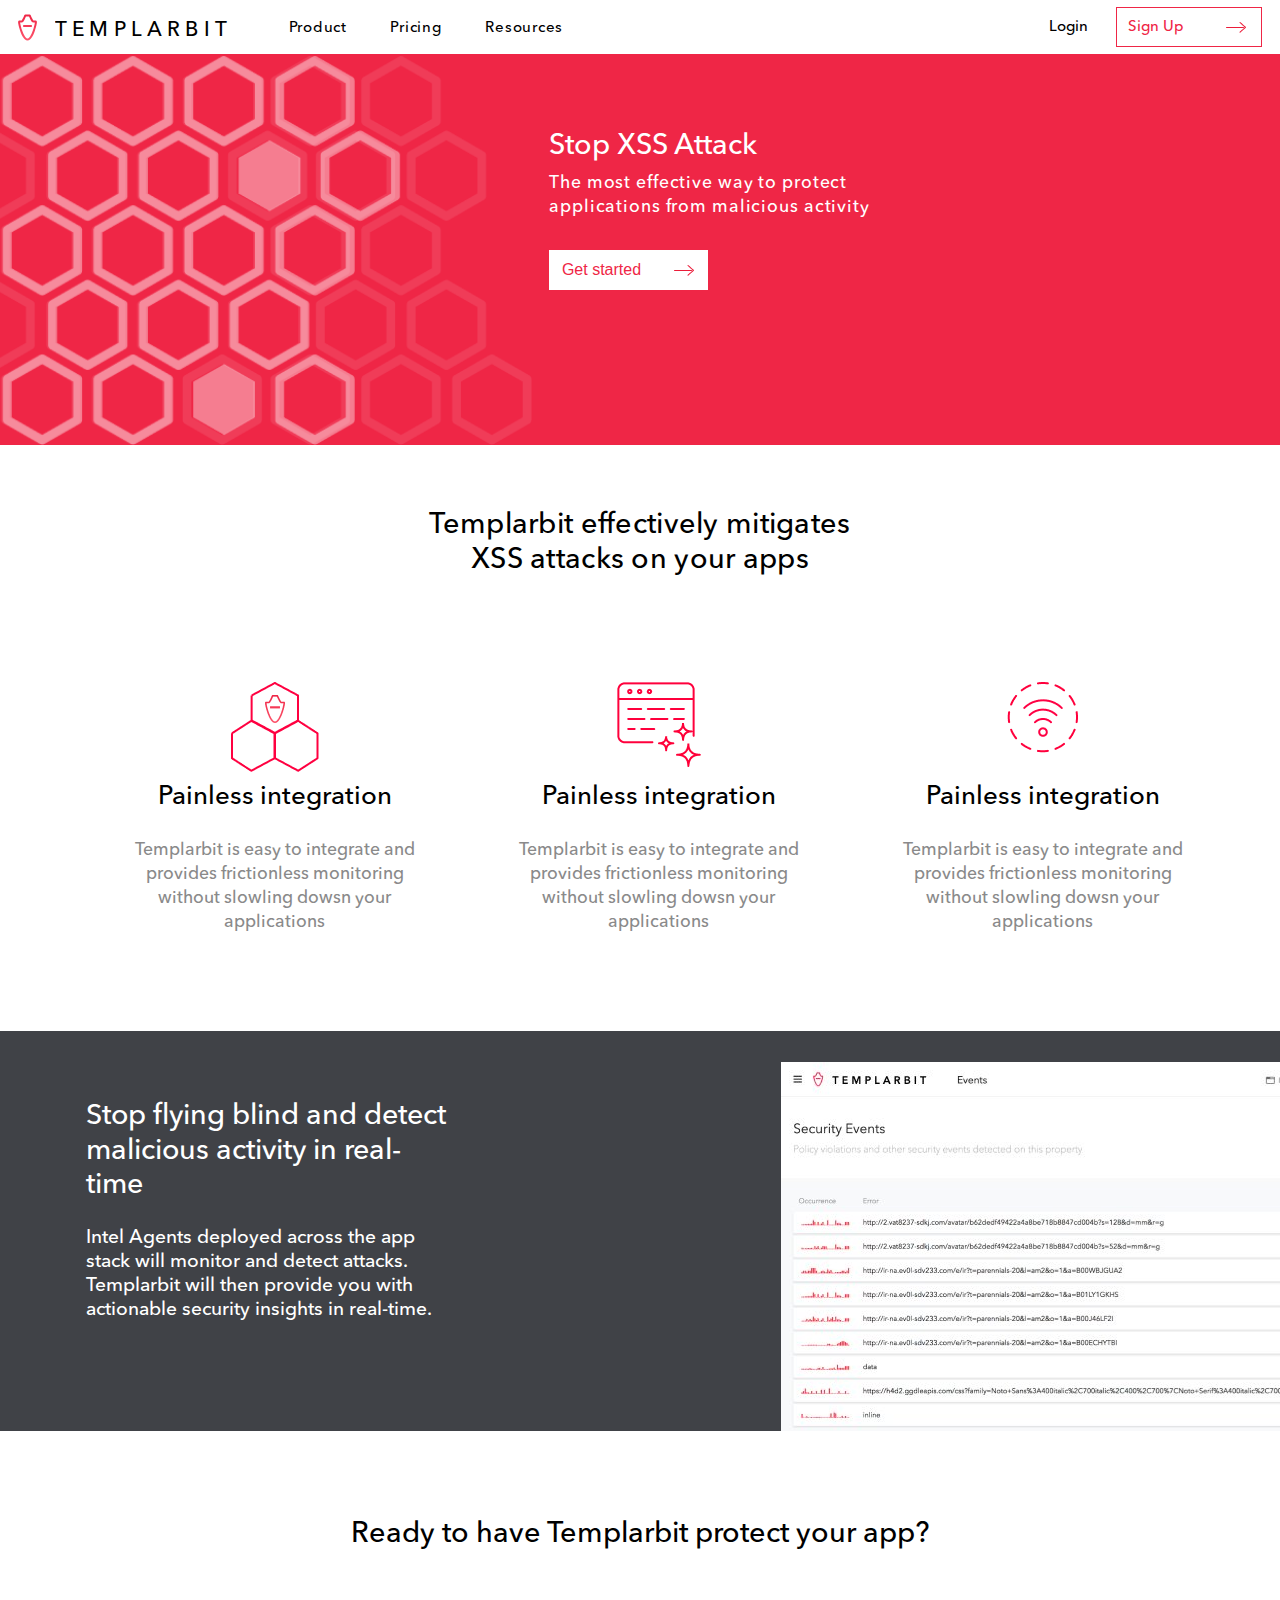
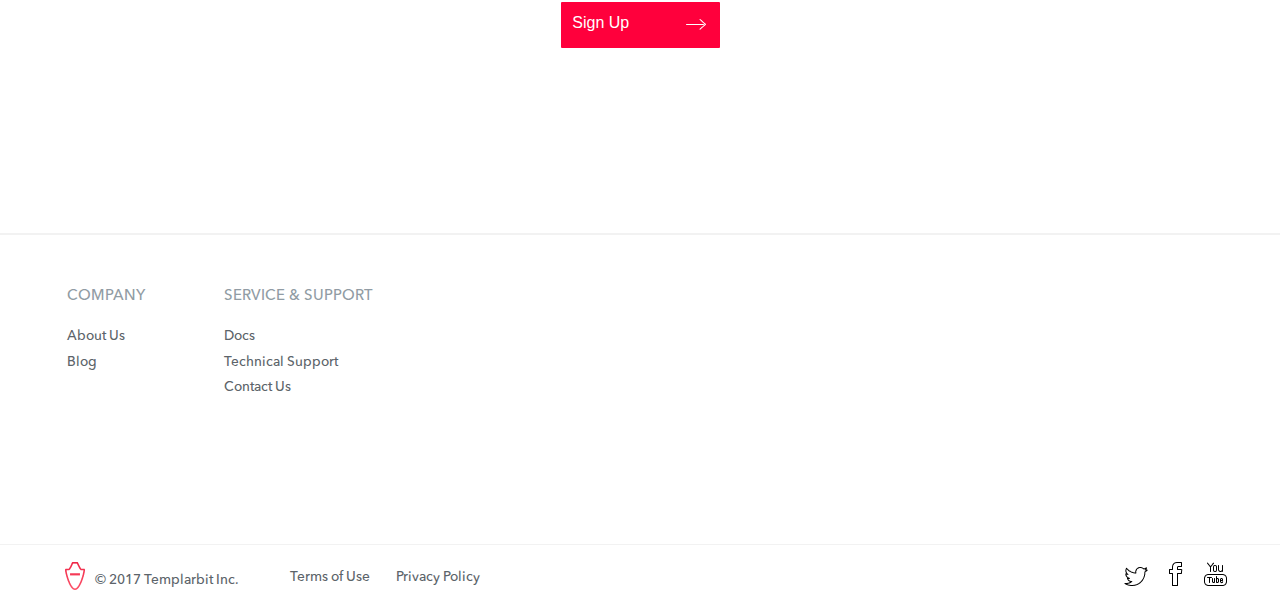
<file: portfolio/Templarbit/index.html>
<!DOCTYPE html>
<html lang="ru">
<head>
    <link rel="shortcut icon" href="favicon.ico">
    <meta http-equiv="content-type" content="text/html; charset=UTF-8">
    <title>Site name</title>
	<meta name="viewport" content="width=device-width,initial-scale=1.0">
    <link href="css/style.css" type="text/css" rel="stylesheet">
</head>
<body>
	<div class="wrapper">
		<header id="nav">
			<div class="header_wrapper">
			<div class="header_logo">
				<img src="img/logo.svg" alt="logo">
				<p class="header_logo_text">templarbit</p>
			</div>
			<nav>
			<ul class="header_navigation">
				<li><a href="#">Product</a></li><!--
				--><li><a href="#">Pricing</a></li><!--
				--><li><a href="#">Resources</a></li>
			</ul>
			</nav>
			<ul class="header_login">
				<li><a href="#">Login</a></li>
				<li><a href="#">Sign Up</a></li>
			</ul>
			<a href="#" class="header_menu_toggle right clearfix"><div class="header_menu_wiev"></div></a>
			</div>
		</header>
		<main>
			<section class="main_section_get_started">
				<div class="main_section_get_started_left_img">
					<img src="img/get_start.png" alt="img">
				</div>
				<div class="main_section_get_started_right_text">
					<h1>Stop XSS Attack</h1>
					<p>The most effective way to protect <br> applications from malicious activity</p>
					<button class="main_section_get_started_btn">Get started</button>
				</div>
			</section>
			<section class="main_section_service">
				<h1>Templarbit effectively mitigates <br> XSS attacks on your apps</h1>
				<div class="main_section_service_wrapper">
					<div class="main_section_service_block">
						<div class="main_section_service_block_img">
						<img src="img/service1.png" alt="img">
						</div>
						<h3>Painless integration</h3>
						<p class="main_section_service_block_text_small">
							Templarbit is easy to integrate and provides frictionless monitoring without slowling dowsn your applications
						</p>
					</div>
					<div class="main_section_service_block">
						<div class="main_section_service_block_img">
						<img src="img/service2.png" alt="img">
						</div>
						<h3>Painless integration</h3>
						<p class="main_section_service_block_text_small">
							Templarbit is easy to integrate and provides frictionless monitoring without slowling dowsn your applications
						</p>
					</div>
					<div class="main_section_service_block">
						<div class="main_section_service_block_img">
						<img src="img/service3.png" alt="img">
						</div>
						<h3>Painless integration</h3>
						<p class="main_section_service_block_text_small">
							Templarbit is easy to integrate and provides frictionless monitoring without slowling dowsn your applications
						</p>
					</div>
				</div>
			</section>
			<section class="main_section_info">
				<div class="main_section_info_left_text">
					<h1>Stop flying blind and detect malicious activity in real-time</h1>
					<p>Intel Agents deployed across the app stack will monitor and detect attacks. Templarbit will then provide you with actionable security insights in real-time.</p>
				</div>
				<div class="main_section_info_right_log">
					
				</div>
			</section>
			<section class="main_section_sign">
					<h1>Ready to have Templarbit protect your app?</h1>
					<button class="main_section_sign_btn">Sign Up</button>
			</section>
		</main>
		<footer>
			<div class="footer_top clearfix">
				<ul class="footer_company">
					<li><h5>Company</h5></li>
					<li><a href="#">About Us</a></li>
					<li><a href="#">Blog</a></li>
				</ul>
				<ul class="footer_service">
					<li> <h5>Service & Support</h5> </li>
					<li><a href="#">Docs</a></li>
					<li><a href="#">Technical Support</a></li>
					<li><a href="#">Contact Us</a></li>
				</ul>
			</div>
			<div class="footer_bottom">
				<div class="footer_bottom_logo">
					<div class="footer_bottom_logo_img">
						<img src="img/footer_logo.png" alt="logo">
					</div>
					<div class="footer_bottom_logo_text">
						<p>&copy; 2017 Templarbit Inc.</p>
					</div>
					<ul class="footer_bottom_text">
						<li>Terms of Use</li>
						<li>Privacy Policy</li>
					</ul>
					<div class="footer_bottom_social">
						<a href="#"><img src="img/tw.png" alt="tw"></a>
						<a href="#"><img src="img/fb.png" alt="fb"></a>
						<a href="#"><img src="img/youtube.png" alt="youtube"></a>
					</div>
				</div>
			</div>
		</footer>
	</div>
	<script type='text/javascript' src="js/jquery-3.2.1.min.js"></script>
	<script type='text/javascript' src="js/menu.js"></script>
</body>
</html>
</file>
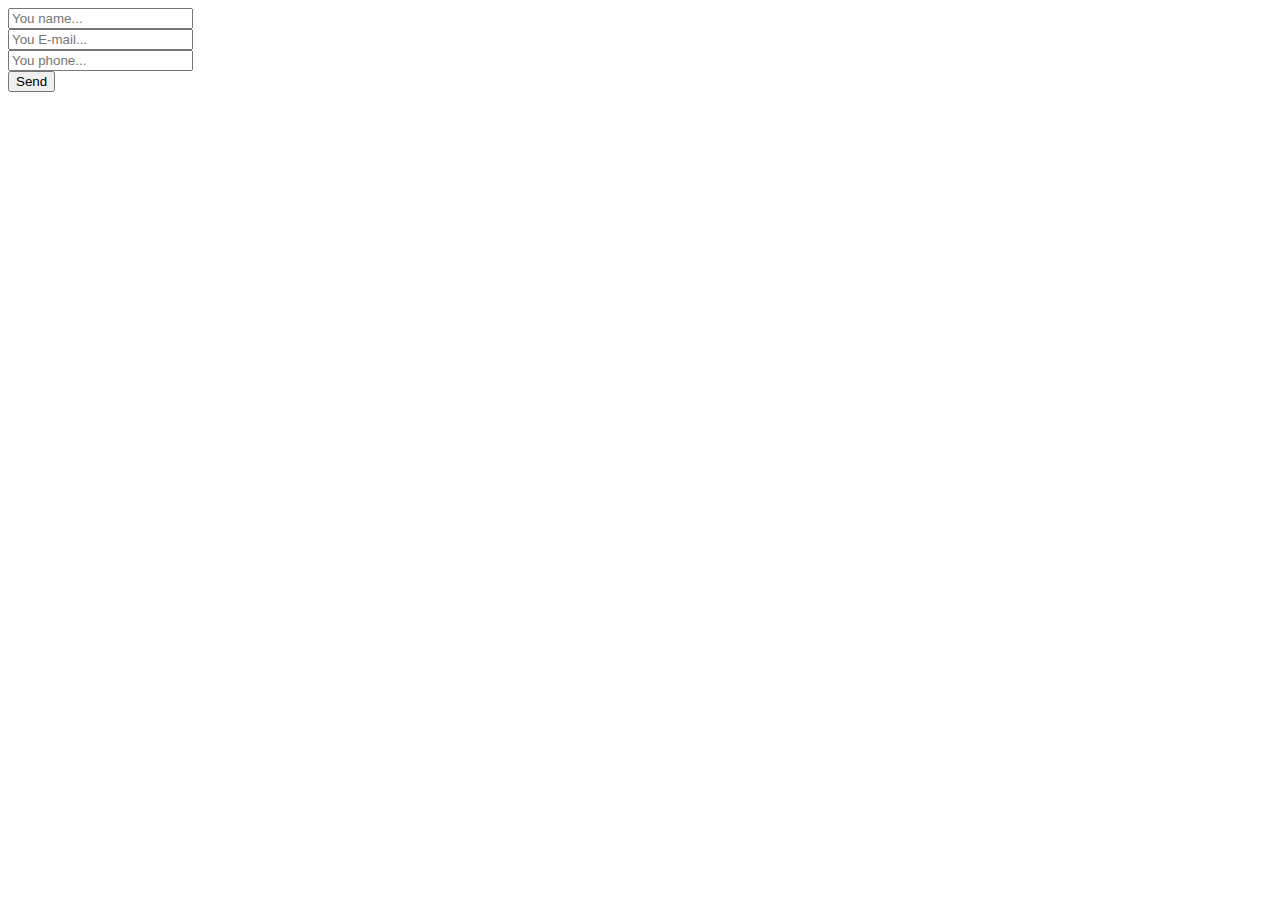
<file: portfolio/3DPen/files/index.html>
<!DOCTYPE html>
<html lang="en">
<head>
	<meta charset="UTF-8">
	<title>uniMail</title>
</head>
<body>

	<form>

		<!-- Hidden Required Fields -->
		<input type="hidden" name="project_name" value="Site Name">
		<input type="hidden" name="admin_email" value="kravchov-sasha@yandex.ru">
		<input type="hidden" name="form_subject" value="Form Subject">
		<!-- END Hidden Required Fields -->

		<input type="text" name="Name" placeholder="You name..." required><br>
		<input type="text" name="E-mail" placeholder="You E-mail..." required><br>
		<input type="text" name="Phone" placeholder="You phone..."><br>
		<button>Send</button>

	</form>
	
	<script src="https://code.jquery.com/jquery-1.11.3.min.js"></script>
	<script src="script.js"></script>

</body>
</html>
</file>
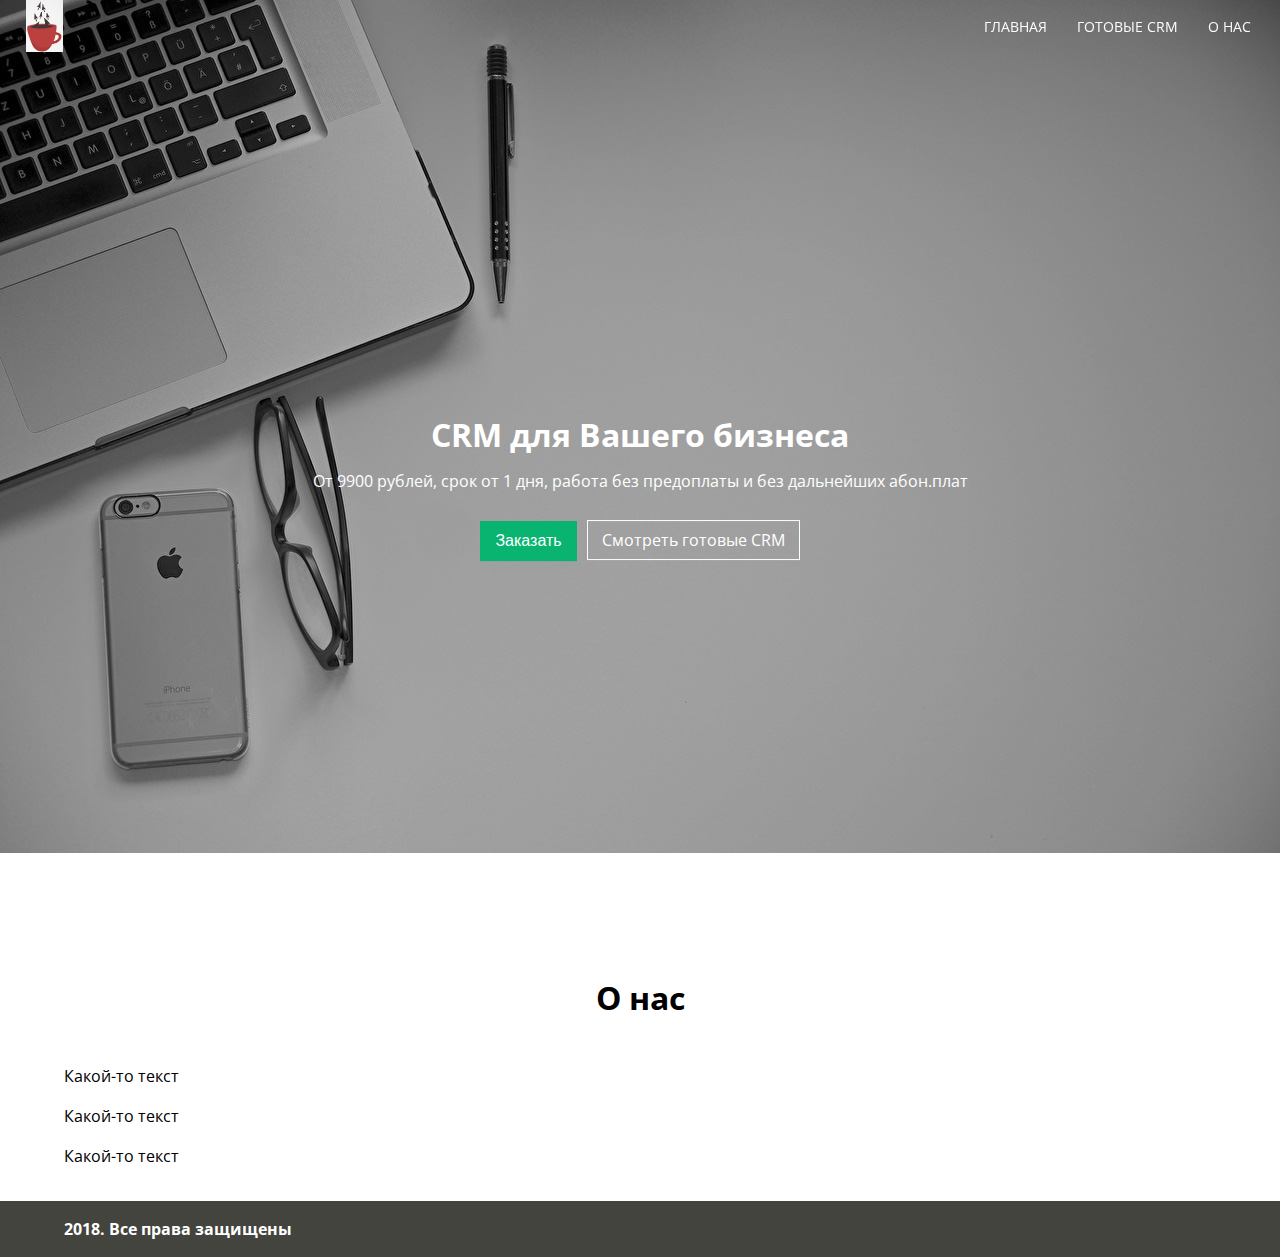
<file: portfolio/CRM-system/about.html>
<html>
<head>
	<meta http-equiv="Content-Type" content="text/html; charset=utf-8" />
	<title>О нас</title>
	<link rel="stylesheet" type="text/css" href="css/normalize.css" />
	<link rel="stylesheet" type="text/css" href="css/style.css" />
	<script src="https://ajax.googleapis.com/ajax/libs/jquery/3.3.1/jquery.min.js"></script>
	<script src="js/modal-window.js"></script>
</head>
<body>
		<header class="row">

  <!-- Replace with echo home_url and bloginfo('name') -->
  <a class="logo-wrapper" href="index.html"><img src="img/logo.png" alt="Logo"></a>

  <!-- Replace with wp_nav_menu -->
  <div class="menu-main-menu-container">
    <ul id="menu-main-menu" class="menu">
      <li><a href="index.html">Главная</a></li>
      <li><a href="portfolio.html">Готовые CRM</a></li>
      <li><a href="about.html">О нас</a></li>
    </ul>
  </div>
	
  <div class="nav-toggle">
    <span></span>
    <span></span>
    <span></span>
  </div>
	
</header>
<div class="main">

	<div class="main-text">
		<h1 class="title-main">CRM для Вашего бизнеса</h1>
		<p>От 9900 рублей, срок от 1 дня, работа без предоплаты и без дальнейших абон.плат</p>
		<form class="main-btn-wrapper" name="" action="/#" method="post" onsubmit="return false">
			<input class="" type="hidden" name="switch" value="1">
			<input id="btn-main-order" class="btn-main-order" type="submit" name="makeOrder" value="Заказать">
			<button class="btn-main-see" name="seeWorks" value="Смотреть готовые CRM">Смотреть готовые CRM</button>
		</form>
	</div>
	<div class="main-wrapper">
		<img src="img/main.jpg" alt="img">
	</div>
</div>
	
	<div>
		<h1 class="title-about">О нас</h1>
		
		<div class="container">
			<p>Какой-то текст</p>
			<p>Какой-то текст</p>
			<p>Какой-то текст</p>
		</div>
	</div>
	<footer>
		<div class="container">
		<span>2018. Все права защищены</span>
		</div>
	</footer>
</body>	
</html>
</file>
<file: mod2/estilo_index.css>
@charset "utf-8";
/* CSS Document */
body, html {
	height: 100%;
	width: 100%;
	margin: 0px;
	padding: 0px;
}
section {
	display:grid;
	margin-bottom:0.1em;	
}
article {
	font-family: 'Lato', sans-serif;
}
article h1 {
	margin: 1rem 1rem 0rem 1rem;
	text-transform: uppercase;
}
/* MAIN */
#main {
	display:grid;
	grid-gap: 1rem;
	padding:1rem;
}
.bloque {
	font-family: 'Merriweather', serif;
	box-shadow: 3px 5px 28px 0px rgba(0,0,0,0.75);
}
.bloque img {
	width:100%;
	height:auto;
}
.bloque .textos {
	margin-left: 0.5rem;
	margin-right: 0.5rem;
	padding-bottom: 0.5rem;
	border-width: 1px;
	border-style: solid;
	border-color: #FFF;	
}
.textos h2 {
	font-family: 'Open Sans', sans-serif;
	font-size: 1.2rem;
	font-weight: 300;
	margin-top: 0;
	border-bottom-width: 1px;
	border-bottom-style: dashed;
	border-bottom-color: #19191B;
}
.textos p {
	font-size:0.8rem;
}
.textos a {
	font-size:0.8rem;
	color:red;
	text-decoration:none;
}
.textos a:hover {
	text-decoration: underline;
}
/* NAV */
nav {
	margin-bottom:0.1em;
	font-family: 'Lato', sans-serif;
	
}
nav ul {
	list-style-type:none;
	margin:0;
	padding:0;
	display:flex;
}
nav li { flex-grow: 1; }
nav a {
	display: block;
	padding: 1em;
	text-align: center;
	text-decoration: none;
	color: #000000;
	border: solid 1px #424242;
	transition: all 0.5s;
	text-transform: uppercase;
}
nav a:hover {
	background-color:#4fc3f7; }

/* ASIDE */

aside {
	display:grid;
	grid-gap: 0.5rem;
	padding:0.5rem;
	background-color:LightGray ;
}
.card {
}
.card img {
	width:100%;
	height:auto;
	transition:all 1s;
}
.card img:hover {
	filter:invert(100%);
}
footer {
	font-family: 'Lato', sans-serif;
	font-size: 0.8em;
	color: #FFFFFF;
	background-color: #666;
	padding: 0.3rem;
	padding-left: 2.2em;
}


@media (orientation: landscape) {
section {
	grid-template-columns: 3fr 1fr;
    grid-template-rows: auto;
}
#main {
	grid-template-columns: 1fr 1fr 1fr;
	grid-template-rows: auto;
}
aside {
	grid-template-columns: 1fr;
	grid-template-rows: auto auto auto;
}
nav ul {
	flex-direction: row;
}
a {
	margin-right:0.2em;
}
}
@media (orientation: portrait) {
section {
	grid-template-columns: 1fr;
    grid-template-rows: auto auto;
}
#main {
	grid-template-columns: 1fr;
	grid-template-rows: auto auto auto;
}
aside {
	grid-template-columns: 1fr 1fr 1fr;
	grid-template-rows: auto;
}
nav ul {
	flex-direction: column;
}
nav a {
	margin-bottom:0.2em;
}
}
</file>
<file: portfolio/3DPen/files/3d_pen_1/css/style.css@54321.css>
body{padding:0;margin:0;font-family:'Roboto',sans-serif;font-size:18px;color:#000;font-weight:300}
.clear{clear:both}
h1,h2,h3,h4,h5{padding:0;margin:0}
.size{width:1200px;margin:0 auto;position:relative}
h2{text-align:center;padding-bottom:30px;color:#000;font-size:38px;font-weight:300;background:url(../img/h2.png) no-repeat center bottom}
header{background:#fff;padding:15px 0}
header a.logo{display:block;float:left;text-decoration:none}
header a.logo img{display:block}
header a.logo span{text-transform:uppercase;color:#000;font-size:21px;font-weight:900}
header ul{display:block;float:left;margin:0;padding:0;list-style:none;margin-top:15px;margin-left:30px}
header ul li{display:inline-block}
header ul li a{display:inline-block;margin:0 15px;text-transform:uppercase;text-decoration:none;font-size:15px;font-weight:400;color:#000;padding:13px 0;padding-bottom:10px;border-top:1px solid #fff;border-bottom:1px solid #fff}
header ul li a:hover{border-top:1px solid #000;border-bottom:1px solid #000}
header a.sb{float:right;display:block;background:#2252a4;background:-moz-linear-gradient(top,rgba(34,82,164,1) 0%,rgba(54,103,185,1) 100%);background:-webkit-linear-gradient(top,rgba(34,82,164,1) 0%,rgba(54,103,185,1) 100%);background:linear-gradient(to bottom,rgba(34,82,164,1) 0%,rgba(54,103,185,1) 100%);filter:progid:DXImageTransform.Microsoft.gradient(startColorstr='#2252a4',endColorstr='#3667b9',GradientType=0);width:200px;height:50px;line-height:50px;color:#fff;font-size:16px;text-align:center;text-decoration:none;text-transform:uppercase;font-weight:500;border-radius:50px;margin-top:10px}
header a.sb:hover{background:#2252a4}
.block_1,.block_2,.block_3,.block_4,.block_5,.block_6,.block_7,.block_8,.block_9,.block_10,.block_11,.block_12,.block_13,.block_14{padding:50px 0}
.block_1{background:url(../img/block_1.jpg) no-repeat;background-position:100% 50%;background-size:50% 100%}
.block_1 .left{width:50%;float:left}
.block_1 .left .price{display:inline-block;font-size:39px;font-weight:700;color:#000;border:1px solid #ae2110;padding:15px 20px;border-radius:50px;margin:30px 0}
.block_1 .left .price span{font-size:45px;color:#fe3800}
.block_1 .left .delivery{display:block;width:300px;background:url(../img/block_1_delivery.png) no-repeat bottom;font-size:30px;padding-left:105px;padding-bottom:10px}
.block_1 .right{width:50%;float:right}
.block_1 .right .phone{color:#fff;font-size:18px;background:url(../img/block_1_phone.png) no-repeat center left;padding-left:30px;margin-bottom:5px;margin-left:30px}
.block_1 .right ul{float:right;list-style:none;padding:0;margin:0;width:360px;margin-top: 140px;}
.block_1 .right ul li{color:#fff;font-size:22px;font-weight:400;background:url(../img/block_1_img_1.png) no-repeat center left;padding-left:80px;padding-top:5px;padding-bottom:5px;margin-bottom:20px;text-align: left;}
.block_1 .right ul li:nth-child(2){background:url(../img/block_1_img_2.png) no-repeat center left}
.block_1 .right ul li:nth-child(3){background:url(../img/block_1_img_3.png) no-repeat center left}
.block_1 .right ul li:nth-child(4){background:url(../img/block_1_img_4.png) no-repeat center left}
.block_1 .right .phone span{font-size:24px}
.block_1 .pen_img{width:431px;height:390px;background:url(../img/block_1_pen.png) no-repeat center;position:absolute;left:50%;margin-left:-215.5px;top:85px}
.block_1 a.sb{display:block;background:#fd3800;background:-moz-linear-gradient(top,rgba(253,56,0,1) 0%,rgba(171,39,2,1) 100%);background:-webkit-linear-gradient(top,rgba(253,56,0,1) 0%,rgba(171,39,2,1) 100%);background:linear-gradient(to bottom,rgba(253,56,0,1) 0%,rgba(171,39,2,1) 100%);filter:progid:DXImageTransform.Microsoft.gradient(startColorstr='#fd3800',endColorstr='#ab2702',GradientType=0);width:250px;height:55px;line-height:55px;color:#fff;font-size:16px;text-align:center;text-decoration:none;text-transform:uppercase;font-weight:500;border-radius:55px;margin:0 auto;margin-top:40px}
.block_1 a.sb:hover{background:#ab2702}
.block_2{background:url(../img/block_2.jpg) no-repeat center bottom}
.block_2 .cont_row{margin-top:50px;display:flex;flex-direction:row;align-items:stretch}
.block_2 .cont_row .row{margin-right:18px}
.block_2 .cont_row .row:last-child{margin-right:0}
.block_2 .cont_row .row .image{background:#fff;border:1px solid #000}
.block_2 .cont_row .row:first-child .image{border:0;border-bottom:1px solid #000}
.block_2 .cont_row .row ul{padding:0;margin:0;list-style:none;margin-top:20px;padding:20px 0}
.block_2 .cont_row .row:nth-child(2) ul,.block_2 .cont_row .row:nth-child(3) ul{background:#ececec}
.block_2 .cont_row .row:nth-child(2) ul li,.block_2 .cont_row .row:nth-child(3) ul li{display:block;height:40px;position:relative;color:#000;padding:10px 0;font-weight:400;font-size:18px;padding-left:20px;padding-right:20px;text-align:center}
.block_2 .cont_row .row:nth-child(2) ul li:before,.block_2 .cont_row .row:nth-child(3) ul li:before{content:'';width:50%;height:1px;position:absolute;left:0;top:22px;background:#dcdcdc}
.block_2 .cont_row .row:nth-child(2) ul li img,.block_2 .cont_row .row:nth-child(3) ul li img{position:relative}
.block_2 .cont_row .row:nth-child(2) ul li span,.block_2 .cont_row .row:nth-child(3) ul li span{display:none}
.block_2 .cont_row .row:first-child ul li{display:block;height:40px;position:relative;color:#000;padding:10px 0;font-weight:400;font-size:18px;padding-left:60px}
.block_2 .cont_row .row:first-child ul li:before{content:'';width:37px;height:1px;background:#d0d0d0;position:absolute;left:10px;top:21px}
.block_2 .cont_row .row:first-child ul li:after{content:'';width:13px;height:13px;border-radius:13px;background:#3364b5;position:absolute;left:0;top:15px}
.block_2 .cont_row .row .by{text-align:center;margin-top:30px}
.block_2 .cont_row .row .by .price{display:inline-block;font-size:24px;font-weight:700;color:#000;border:1px solid #ae2110;padding:15px 20px;border-radius:50px;margin:0;margin-bottom:15px}
.block_2 .cont_row .row .by .price span{font-size:30px;color:#fe3800}
.block_2 .cont_row .row .by .price span.price_land_s2{font-size:24px;font-weight:700;color:#000;text-decoration:line-through}
.block_2 .cont_row .row .by p{padding:0;margin:0;display:inline-block;color:#505050;font-size:18px;width:225px}
.block_2 .cont_row .row .by a.sb{display:block;background:#fd3800;background:-moz-linear-gradient(top,rgba(253,56,0,1) 0%,rgba(171,39,2,1) 100%);background:-webkit-linear-gradient(top,rgba(253,56,0,1) 0%,rgba(171,39,2,1) 100%);background:linear-gradient(to bottom,rgba(253,56,0,1) 0%,rgba(171,39,2,1) 100%);filter:progid:DXImageTransform.Microsoft.gradient(startColorstr='#fd3800',endColorstr='#ab2702',GradientType=0);width:250px;height:55px;line-height:55px;color:#fff;font-size:16px;text-align:center;text-decoration:none;text-transform:uppercase;font-weight:500;border-radius:55px;margin:0 auto;margin-top:20px}
.block_2 .cont_row .row .by a.sb:hover{background:#ab2702}
.block_3{background:url(../img/block_3.jpg) no-repeat center}
.block_3 .cont_row{text-align:center;padding-top:20px;position:relative}
.block_3 .cont_row img{border:1px solid #000;display:inline-block;margin-top:20px;margin-bottom:20px;position:relative;z-index:1}
.block_3 .cont_row .row{display:block;position:absolute;width:285px;color:#000;font-size:20px;font-weight:500;text-align:left;position:absolute;z-index:2}
.block_3 .cont_row .row span{color:#f43600}
.block_3 .cont_row .row:nth-child(2){left: -13px;top: -12px;}
.block_3 .cont_row .row:nth-child(2):after{content:'';background:url(../img/block_3_row_1.png) no-repeat;width:404px;height:199px;position:absolute;left:-25px;top:47px}
.block_3 .cont_row .row:nth-child(3){right: 60px;top: 30px;text-align:right;}
.block_3 .cont_row .row:nth-child(3):after{content:'';background:url(../img/block_3_row_2.png) no-repeat;width:465px;height:156px;position:absolute;top:47px;right:-25px}
.block_3 .cont_row .row:nth-child(4){left: -15px;top: 185px;}
.block_3 .cont_row .row:nth-child(4):after{content:'';background:url(../img/block_3_row_3.png) no-repeat;width:404px;height:199px;position:absolute;left: -25px;top:47px;x;}
.block_3 .cont_row .row:nth-child(5){right:25px;top:238px;text-align:right}
.block_3 .cont_row .row:nth-child(5):after{content:'';background:url(../img/block_3_row_4.png) no-repeat;width:412px;height:44px;position:absolute;top:24px;right:-25px}
.block_3 .cont_row .row:nth-child(6){left:25px;bottom:20px}
.block_3 .cont_row .row:nth-child(6):after{content:'';background:url(../img/block_3_row_5.png) no-repeat;width:587px;height:199px;position:absolute;left:-25px;top:-42px}
.block_3 .cont_row .row:nth-child(7){right:25px;bottom:25px;text-align:right}
.block_3 .cont_row .row:nth-child(7):after{content:'';background:url(../img/block_3_row_6.png) no-repeat;width:509px;height:107px;position:absolute;top:-43px;right:-25px}
.block_4 .cont_1{margin-top:30px}
.block_4 .cont_1 p{font-size:22px;margin-bottom:35px;font-weight:400}
.block_4 .cont_1 p span{color:#ae2110;font-weight:700}
.block_4 .cont_1 ul{padding:0;margin:0;list-style:none;margin-bottom:30px}
.block_4 .cont_1 ul li{font-weight:500;font-size:19px;background:url(../img/plus.png) no-repeat center left;padding:5px 0 5px 36px;margin-bottom:10px}
.block_4 .cont_1 .txt{display:block;float:left;background:url(../img/block_4_cont_1_bg.png) no-repeat;width:508px;height:160px;position:relative}
.block_4 .cont_1 .txt:before{content:'';width:92px;height:59px;background:url(../img/block_4_cont_1_arrow_1.png) no-repeat center;position:absolute;right:-143px;top:60px}
.block_4 .cont_1 .txt_2{width:508px;height:160px;display:block;background:#fff;border:1px solid #dcdcdc;box-shadow:6px 7px 20px rgba(0,0,0,0.25);margin-top:20px;margin-left:20px}
.block_4 .cont_1 .txt_2 span{font-size:30px;font-weight:900;color:#ae2110;display:block;padding:15px}
.block_4 .cont_1 img{float:right}
.block_4 .cont_2 p{font-size:30px;font-weight:500;float:left;width:730px}
.block_4 .cont_2 .price{float:right;display:inline-block;font-size:24px;font-weight:700;color:#000;border:1px solid #ae2110;padding:15px 20px;border-radius:50px;margin:0;margin-top:35px}
.block_4 .cont_2 .price span{font-size:30px;color:#fe3800}
.block_4 .cont_2 .price span.price_land_s2{font-size:24px;font-weight:700;color:#000;text-decoration:line-through}
.block_4 .cont_row{display:flex;flex-direction:row;align-items:stretch;justify-content:center}
.block_4 .cont_row .row{width:440px;margin:30px;text-align:center}
.block_4 .cont_row .row_2{padding:22px;background:#fff;border:1px solid #dcdcdc;box-shadow:2px 2px 20px rgba(0,0,0,0.25)}
.block_4 .cont_row .row h3{font-size:30px;font-weight:700;color:#000;padding:0 50px;margin-bottom:20px;height:75px}
.block_4 .cont_row .row .image{border:1px solid #000;position:relative}
.block_4 .cont_row .row .image img{display:block;width:100%}
.block_4 .cont_row .row .image:before{content:'';display:block;width:250px;height:133px;background:url(../img/new.png) no-repeat center;position:absolute;left:-70px;top:-20px}
.block_4 .cont_row .row ul{padding:0;margin:0;list-style:none;text-align:left;min-height:310px}
.block_4 .cont_row .row ul li{display:block;position:relative;color:#000;padding:10px 0;font-weight:400;font-size:18px;padding-left:60px;margin-top:10px}
.block_4 .cont_row .row ul li:before{content:'';width:37px;height:1px;background:#d0d0d0;position:absolute;left:10px;top:21px}
.block_4 .cont_row .row ul li:after{content:'';width:13px;height:13px;border-radius:13px;background:#3364b5;position:absolute;left:0;top:15px}
.block_4 .cont_row .row .price{display:inline-block;font-size:24px;font-weight:700;color:#000;border:1px solid #ae2110;padding:20px 40px;border-radius:50px;margin:0;margin-top:35px}
.block_4 .cont_row .row .price span{font-size:30px;color:#fe3800}
.block_4 .cont_row .row .price span.price_land_s2{font-size:24px;font-weight:700;color:#000;text-decoration:line-through}
.block_5{background:url(../img/block_5.jpg) no-repeat center;background-size:cover;text-align:center}
.block_5 .left{display:inline-block;width:450px;vertical-align:top;text-align:left;margin-right:50px}
.block_5 .left h3{font-size:43px;color:#ffe100}
.block_5 .left h3 span{display:block;font-size:72px;font-weight:900}
.block_5 .right{display:inline-block;width:360px;vertical-align:top}
.block_5 .right form{display:block}
.block_5 .right form .form-control{display:block;width:300px;font-size:18px;padding:20px 30px;border-radius:100px;border:1px solid #083277;margin: 0 auto 10px;}
.block_5 .right form button{display:block;background:#fd3800;background:-moz-linear-gradient(top,rgba(253,56,0,1) 0%,rgba(171,39,2,1) 100%);background:-webkit-linear-gradient(top,rgba(253,56,0,1) 0%,rgba(171,39,2,1) 100%);background:linear-gradient(to bottom,rgba(253,56,0,1) 0%,rgba(171,39,2,1) 100%);filter:progid:DXImageTransform.Microsoft.gradient(startColorstr='#fd3800',endColorstr='#ab2702',GradientType=0);width:250px;height:55px;line-height:55px;color:#fff;font-size:16px;text-align:center;text-decoration:none;text-transform:uppercase;font-weight:500;border-radius:55px;margin:0 auto;margin-top:10px;cursor:pointer;border:1px solid #f73600}
.block_5 .right form button:hover{background:#ab2702}
.block_6{padding-bottom:20px}
.block_6 .russia{background:url(../img/russia.png) no-repeat left 33px center;height:579px}
.block_6 .russia .block_rus{width:320px;margin:0 auto;text-align:center}
.block_6 .russia .block_rus p{color:#fff;font-size:36px;margin:0;padding:0;padding-top:205px}
.block_6 .russia .block_rus h3{font-size:31px;font-weight:700;color:#ffe100;line-height:54px;margin-top:10px}
.block_6 .russia .block_rus h3 span{display:block;font-size:89px;font-weight:900}
.block_6 .russia .block_rus h4{display:inline-block;font-size:24px;font-weight:700;color:#ee3501;padding:30px 25px;background:#fff;border-radius:50px}
.block_6 h2{background:none;padding:0;padding-top:30px}
.block_7{padding-top:0;text-align:center}
.block_7 .push{background:url(../img/push.png) no-repeat center top;padding-top:60px;font-size:24px;font-weight:300;text-align:center;margin-top:30px}
.block_7 .cont_row{display:block;text-align:center;margin-top:40px}
.block_7 .cont_row .row{display:inline-block;border:1px solid #d0d0d0;margin-right:10px}
.block_7 .cont_row .row:hover{box-shadow:2px 2px 20px rgba(0,0,0,0.25);border:1px solid #000}
.block_7 .cont_row .row:last-child{margin-right:0}
.block_7 .cont_row .row a{display:block;padding:0;margin:0;position:relative;width:286px;height:222px}
.block_7 .cont_row .row a:before{content:'';position:absolute;display:block;background:rgba(37,95,193,0.60);width:286px;height:222px;left:0;top:0;opacity:0;transition:opacity .25s ease-in-out;-moz-transition:opacity .25s ease-in-out;-webkit-transition:opacity .25s ease-in-out}
.block_7 .cont_row .row a:hover:before{opacity:1}
.block_7 .delivery{text-align:center;font-size:30px;font-weight:300;color:#000;margin-top:30px}
.block_7 .delivery span{text-decoration:underline}
.block_7 .one_day{font-size:30px;font-weight:700;color:#ee3501;display:inline-block;padding:15px 30px;border:1px solid #ee3501;border-radius:100px;margin-top:30px}
.block_7 .cont_row .row a:hover:after{content:'';width:93px;height:93px;background:url(../img/block_7_after.png) no-repeat center;display:block;position:absolute;left:50%;top:50%;margin-left:-46.5px;margin-top:-46.5px}
.block_7 .cont_row .row a img{display:block;padding:0;margin:0}
.block_8{background:url(../img/block_8.jpg) no-repeat center top;min-height:225px}
.block_8 .cont{display:block;padding:0;margin:0;margin-left:400px;font-size:48px;font-weight:300}
.block_8 .cont h3{font-weight:700;font-size:48px}
.block_8 .cont span{display:block;color:#ee3501;text-decoration:underline}
.block_9{background:url(../img/block_9.jpg) center no-repeat;background-size:cover;text-align:center}
.block_9 form{display:block}
.block_9 form .form-control{display:inline-block;width:249px;font-size:18px;padding:20px 30px;border-radius:100px;border:1px solid #083277;margin-right:15px;margin-bottom: 20px;}
.block_9 form button{display:inline-block;background:#fd3800;background:-moz-linear-gradient(top,rgba(253,56,0,1) 0%,rgba(171,39,2,1) 100%);background:-webkit-linear-gradient(top,rgba(253,56,0,1) 0%,rgba(171,39,2,1) 100%);background:linear-gradient(to bottom,rgba(253,56,0,1) 0%,rgba(171,39,2,1) 100%);filter:progid:DXImageTransform.Microsoft.gradient(startColorstr='#fd3800',endColorstr='#ab2702',GradientType=0);width:250px;height:60px;line-height:59px;color:#fff;font-size:16px;text-align:center;text-decoration:none;text-transform:uppercase;font-weight:500;border-radius:55px;margin:0 auto;cursor:pointer;border:1px solid #f73600}
.block_9 form button:hover{background:#ab2702}
.block_9 .form-group{display:inline-block}
.block_10 .cont_row{text-align:center;display:block;margin-top:40px}
.block_10 .cont_row .row{width:210px;display:inline-block;vertical-align:top;margin-right:100px;position:relative}
.block_10 .cont_row .row:after{position:absolute;width:150px;height:1px;content:'';background:#3364b5;top:63px;left:179px}
.block_10 .cont_row .row:last-child{margin-right:0}
.block_10 .cont_row .row:last-child:after{display:none}
.block_10 .cont_row .row .image{display:inline-block;position:relative;border:1px solid #3364b5;width:123px;height:123px;border-radius:123px;text-align:center}
.block_10 .cont_row .row .image img{display:inline-block;margin-top:34px}
.block_10 .cont_row .row .image .number{position:absolute;display:block;width:38px;height:38px;border:3px solid #fff;background:#3364b5;color:#fff;line-height:38px;border-radius:38px;font-size:20px;font-weight:400;top:40px;left:-19px}
.block_10 .cont_row .row h3{color:#503e3e;font-weight:300;font-size:20px;text-transform:uppercase;padding-top:30px}
.owl-carousel{max-width:1040px;margin:0 auto;margin-top:20px;position:relative}
.owl-carousel .item{width:640px;margin:0 auto}
.owl-carousel .owl-nav .owl-next{width:37px;height:71px;background:url(../img/carusel_arrow_right.png) center no-repeat;position:absolute;padding:0;margin:0;right:-80px;top:50%;margin-top:-54px}
.owl-carousel .owl-nav .owl-prev{width:37px;height:71px;background:url(../img/carusel_arrow_left.png) center no-repeat;position:absolute;padding:0;margin:0;left:-80px;top:50%;margin-top:-54px}
.owl-carousel .owl-nav .owl-next:hover{background:url(../img/carusel_arrow_right.png) center no-repeat}
.owl-carousel .owl-nav .owl-prev:hover{background:url(../img/carusel_arrow_left.png) center no-repeat}
.block_11{background:#ececec url(../img/block_11.jpg) no-repeat center bottom}
.block_11 .owl-carousel{margin-top:50px}
.block_11 .owl-carousel .item img{display:inline-block;vertical-align:middle;margin-right:20px;width:auto}
.block_11 .owl-carousel .item p{display:inline-block;vertical-align:middle;width:500px}
.block_11 h2 span{display:block;font-weight:700}
.block_12{display:block;text-align:center}
.block_12 p{display:block;max-width:1000px;margin:0 auto;margin-top:50px;font-size:18px;font-weight:300}
.block_12 .cont_row{margin-top:50px}
.block_12 .cont_row img{margin-right:5px;margin-bottom:5px;display:inline-block}
.block_12 .cont_row img:nth-child(3n){margin-right:0}
.block_13{text-align:center}
.block_13 .push{background:url(../img/push.png) no-repeat center top;padding-top:60px;font-size:24px;font-weight:300;text-align:center;margin-top:30px}
.block_13 h3{margin-top:50px}
.block_13 .push{background:url(../img/push.png) no-repeat center top;padding-top:60px;font-size:24px;font-weight:300;text-align:center;margin-top:30px}
.block_13 .owl-carousel{display:block;text-align:center;margin:0 auto;margin-top:40px;max-width:1040px}
.block_13 .owl-carousel .item{display:inline-block;border:1px solid #d0d0d0;width:auto;position:relative}
.block_13 .owl-carousel .item:hover{box-shadow:2px 2px 20px rgba(0,0,0,0.25);border:1px solid #000}
.block_13 .owl-carousel .item a{display:block;padding:0;margin:0;position:relative}
.block_13 .owl-carousel .item a img{display:block;margin:0;padding:0}
.block_13 .owl-carousel .item a:before{content:'';position:absolute;display:block;background:rgba(37,95,193,0.60);width:100%;height:100%;left:0;top:0;opacity:0;transition:opacity .25s ease-in-out;-moz-transition:opacity .25s ease-in-out;-webkit-transition:opacity .25s ease-in-out}
.block_13 .owl-carousel .item a:hover:before{opacity:1}
.block_13 .owl-carousel .item a:hover:after{content:'';width:93px;height:93px;background:url(../img/block_7_after.png) no-repeat center;display:block;position:absolute;left:50%;top:50%;margin-left:-46.5px;margin-top:-46.5px}
.block_13 .rules h3{font-size:36px;font-weight:500;color:#000;text-align:center}
.block_13 .rules p{font-size:24px;font-weight:300;max-width:720px;display:block;margin:0 auto}
.block_14{background:url(../img/block_14.jpg) no-repeat center;background-size:cover}
.block_14 .left{float:left;width:350px}
.block_14 .left .phone{color:#fff;font-size:18px;background:url(../img/block_1_phone.png) no-repeat center left;padding-left:30px;margin-bottom:5px}
.block_14 .left .phone span{font-size:24px}
.block_14 .left .adress{margin-top:30px;font-size:18px;color:#fff}
.block_14 .left .adress span{color:#ffe100;display:block}
.block_14 .right{float:right;width:410px}
.block_14 .right form{display:block;border:1px solid #fff;padding:20px;border-radius:10px}
.block_14 .right form .form-control{display:block;width:300px;font-size:18px;padding:20px 30px;border-radius:100px;border:1px solid #083277;margin: 0 auto 10px;box-sizing: border-box;width: 100%;max-width: 340px;}
.block_14 .right form button{display:block;background:#fd3800;background:-moz-linear-gradient(top,rgba(253,56,0,1) 0%,rgba(171,39,2,1) 100%);background:-webkit-linear-gradient(top,rgba(253,56,0,1) 0%,rgba(171,39,2,1) 100%);background:linear-gradient(to bottom,rgba(253,56,0,1) 0%,rgba(171,39,2,1) 100%);filter:progid:DXImageTransform.Microsoft.gradient(startColorstr='#fd3800',endColorstr='#ab2702',GradientType=0);width:250px;height:55px;line-height:55px;color:#fff;font-size:16px;text-align:center;text-decoration:none;text-transform:uppercase;font-weight:500;border-radius:55px;margin:0 auto;margin-top:10px;cursor:pointer;border:1px solid #f73600}
.block_14 .right form button:hover{background:#ab2702}
.block_14 .right p{text-align:center;color:#fff;padding:0;margin:0;margin-top:20px}
@media (max-width: 1230px) {
.size{width:auto;padding-left:20px;padding-right:20px}
.block_2 .cont_row .row .image img{width:100%}
.block_7 .cont_row .row,.block_12 .cont_row img,.block_10 .cont_row .row{margin:10px!important}
.block_10 .cont_row .row:after{display:none}
}
@media (max-width: 1220px) {
.owl-carousel .owl-nav .owl-next{right:-35px}
.owl-carousel .owl-nav .owl-prev{left:-35px}
}
@media (max-width: 1190px) {
.block_3 .cont_row .row{position:relative!important;top:auto!important;left:auto!important;right:auto!important;bottom:auto!important;text-align:center!important;display:block!important;width:100%!important;margin-bottom:10px}
.block_3 .cont_row .row:after{display:none!important}
.block_3{background:#ececec}
.block_4 .cont_1 .txt:before{display:none}
.block_1 .pen_img{width:300px;height:280px;background:url(../img/block_1_pen.png) no-repeat center;background-size:300px;position:absolute;left:50%;margin-left:-150px;top:128px}
header ul{display:none}
.block_8{background:#fff;min-height:auto}
.block_8 .cont{margin-left:0}
}
@media (max-width: 1120px) {
.owl-carousel .owl-nav .owl-next,.owl-carousel .owl-nav .owl-prev{display:none}
.block_6 .russia{background:url(../img/russia.png) no-repeat center center}
}
@media (max-width: 1100px) {
.block_4 .cont_1 .txt{float:none;display:block;margin:0 auto}
.block_4 .cont_1 img{float:none;display:block;margin:0 auto;margin-top:40px}
}
@media (max-width: 1080px) {
.block_1 .left{width:100%;float:none;padding-bottom:30px}
.block_1{background:none}
.block_1 .right{width:auto;float:none;background:url(../img/block_1.jpg) no-repeat center;background-size:cover;padding:20px;text-align: center;}
.block_1 .pen_img{width:300px;height:280px;background:url(../img/block_1_pen.png) no-repeat center;background-size:300px;position:absolute;right:20px;margin-left:0;left:auto;top:69px}
.block_1 .right ul{float:none;list-style:none;padding:0;margin:0;width:auto;margin-top:18px;display: inline-block;}
.block_4 .cont_2 p{float:none;width:auto;text-align:center}
.block_4 .cont_2 .price{margin:0 auto;float:none;display:block;width:300px;text-align:center}
}
@media (max-width: 970px) {
.block_9 form input{margin-bottom:15px}
.block_2 .cont_row .row:first-child{display:none}
.block_2 .cont_row .row:nth-child(2) ul li,.block_2 .cont_row .row:nth-child(3) ul li{height:50px}
.block_2 .cont_row .row:nth-child(2) ul li span,.block_2 .cont_row .row:nth-child(3) ul li span{display:inline-block;float:left;text-align:left;max-width:80%}
.block_2 .cont_row .row:nth-child(2) ul li:before,.block_2 .cont_row .row:nth-child(3) ul li:before{display:none}
.block_2 .cont_row .row:nth-child(2) ul li img,.block_2 .cont_row .row:nth-child(3) ul li img{float:right}
.block_4 .cont_row .row{width:320px;margin:20px;text-align:center}
.block_4 .cont_row .row .image:before{background-size:120px;width:120px;height:70px;left:-23px;top:-14px}
.block_4 .cont_row .row h3{font-size:20px;font-weight:700;color:#000;padding:0;margin-bottom:20px;height:37px}
}
@media (max-width: 820px) {
.block_14 .left .adress{margin-top:10px}
.block_14 .left{width:100%;float:none}
.block_14 .right{float:none;width:320px;margin:0 auto;margin-top:30px}
.block_14 .right form input{}
}
@media (max-width: 650px) {
.block_4 .cont_row,.block_2 .cont_row{flex-direction:column}
.block_4 .cont_row .row,.block_2 .cont_row .row{width:320px;margin:50px auto!important}
.block_1 .pen_img{display:none}
.block_1 .left{text-align:center}
.block_1 .left .delivery{margin:0 auto}
.block_3 .cont_row img{width:100%}
.block_4 .cont_1 .txt{display:none}
.block_4 .cont_1 img{width:100%}
}
@media (max-width: 580px) {
header a.logo{float:none;text-align:center}
header a.logo img{display:block;margin:0 auto}
header a.sb{float:none;margin:0 auto;margin-top:20px}
.block_5 .left{width:auto;margin-right:0;text-align:center;margin-bottom:20px}
.block_5 .right{display:block;width:auto;text-align:center}
.block_5 .left h3 span{font-size:48px}
.block_5 .left h3{font-size:32px}
}
@media (max-width: 540px) {
body{position:relative;overflow-x:hidden}
.owl-carousel .item{width:auto}
.block_11 .owl-carousel .item p{display:block;width:auto}
.block_11 .owl-carousel .item img{display:block;margin:0 auto!important}
.block_8 .cont{display:block;padding:0;margin:0;font-size:22px;font-weight:300;text-align:center}
}
@media (max-width: 460px) {
.size{width:auto;padding-left:10px;padding-right:10px}
.block_1 .left .delivery{background:none;padding-left:0;width:auto;text-align:center}
.block_1 .right ul li{padding-left:60px}
.block_4 .cont_row .row,.block_2 .cont_row .row{width:290px;margin:50px auto!important}
.block_12 .cont_row img{width:100%;margin:10px 0!important}
form input{display: block;margin:0 auto!important;margin-bottom:10px!important;}
.block_14 .right form{padding:0;border:0}
.block_6 .russia .block_rus h3 span{font-size:58px}
.block_6 .russia .block_rus h3{font-size:20px;font-weight:700;line-height:40px}
.block_6 .russia .block_rus h4{display:inline-block;font-size:18px;font-weight:700;color:#ee3501;padding:17px 20px;background:#fff;border-radius:50px}
h2{font-size:27px}
}
.copyright { font-size: 14px;text-align: center; padding:20px 0;color: #6C6E6F;}
.copyright p { width: 100%; text-align: center; padding: 0; margin: 0; }
.copyright br { display: none; }
.copyright img { margin: 10px auto!important;}
.copyright a {color: #6C6E6F; text-decoration: none;}
.copyright a:hover { color:#FF0069; text-decoration: none; }

.errorMessage{box-sizing: border-box;position: absolute;z-index: 100000;font-size: 13px;background: #f00;color: #fff;margin-top: 28px;text-align: center;line-height: 1;padding: 4px 12px;font-weight: 700;border-bottom-right-radius: 3px;border-bottom-left-radius: 3px;}
.title_and_price {width: 100%;text-align: center;color: #fff;display: inline-block;margin-bottom: 20px;font-size: 22px;}
.title_and_price span {color: #ff521d;font-weight: 700;}
</file>
<file: portfolio/Templarbit/css/style.css>
@font-face{font-family:Avenir Next;src:url(../fonts/avenir-next-thin.eot);src:local("→↓♦∟х▀↨"),
url(../fonts/avenir-next-thin.woff) format('woff'),
url(../fonts/avenir-next-thin.ttf) format('truetype'),
url(../fonts/avenir-next-thin.svg) format('svg');}
@font-face{font-family:Avenir Next;src:url(../fonts/avenir-next-regular.eot);src:local("→↓♦∟х▀↨"),
url(../fonts/avenir-next-regular.woff) format('woff'),
url(../fonts/avenir-next-regular.ttf) format('truetype'),
url(../fonts/avenir-next-regular.svg) format('svg');font-weight:normal;font-style:normal;}
@font-face{font-family:Avenir Next;src:url(../fonts/avenir-next-medium.eot);src:local("→↓♦∟х▀↨"),
url(../fonts/avenir-next-medium.woff) format('woff'),
url(../fonts/avenir-next-medium.ttf) format('truetype'),
url(../fonts/avenir-next-medium.svg) format('svg');}
@font-face{font-family:Avenir Next;src:url(../fonts/avenir-next-bold.eot);src:local("→↓♦∟х▀↨"),
url(../fonts/avenir-next-bold.woff) format('woff'),
url(../fonts/avenir-next-bold.ttf) format('truetype'),
url(../fonts/avenir-next-bold.svg) format('svg');font-weight:bold;font-style:normal;}
@font-face{font-family:Avenir Next;src:url(../fonts/avenir-next-italic.eot);src:local("→↓♦∟х▀↨"),
url(../fonts/avenir-next-italic.woff) format('woff'),
url(../fonts/avenir-next-italic.ttf) format('truetype'),
url(../fonts/avenir-next-italic.svg) format('svg');font-weight:normal;font-style:italic;}
html, body, div, span, applet, object, iframe,
h1, h2, h3, h4, h5, h6, p, blockquote, pre,
a, abbr, acronym, address, big, cite, code,
del, dfn, em, img, ins, kbd, q, s, samp,
small, strike, strong, sub, sup, tt, var,
b, u, i, center,
dl, dt, dd, ol, ul, li,
fieldset, form, label, legend,
table, caption, tbody, tfoot, thead, tr, th, td,
article, aside, canvas, details, embed,
figure, figcaption, footer, header, hgroup,
menu, nav, output, ruby, section, summary,
time, mark, audio, video{margin:0;padding:0;border:1;font-size:100%;font:inherit;vertical-align:baseline;}
article, aside, details, figcaption, figure,
footer, header, hgroup, menu, nav, section{display:block;}
body{line-height:1;}
ol, ul{list-style:none;}
sub, sup{position:relative;display:inline-block;font-size:50%;line-height:0.2em;}
sub{top:0.9em;vertical-align:top;}
sup{top:-2px;margin-top:-11px;}
abbr
input, select, button{overflow:visible;vertical-align:middle;}
blockquote, q{quotes:none;}
blockquote:before, blockquote:after,
q:before, q:after{content:'';content:none;}
table{border-collapse:collapse;border-spacing:0;}
section:after,
header:after,
.clearfix:after{content:" ";display:table;clear:both;}
.left{float:left;}
.right{float:right;}
*{border:0px solid red;margin:0;padding:0;box-sizing:border-box;}
body{font:100%/1.5em Avenir Next, arial, sans-serif;margin:0 auto;width:100%;}
header{height:55px;width:100%;background:#ffffff;}
.header_wrapper{height:55px;width:100%;position:fixed;background:#ffffff;border-bottom:1px solid #EF2646;z-index:999;}
header a{text-decoration:none;color:#000000;text-align:left;}
header a:hover{color:#EF2646;}
.header_logo{width:214px;height:25px;float:left;margin:14px 1vw 0 1.4vw;}
.header_logo_text{text-transform:uppercase;text-align:right;overflow:hidden;display:block;float:right;font-weight:bold;letter-spacing:0.25em;font-size:1.3em;margin-top:0.23em;font-weight:normal;}
.header_navigation{float:left;padding:1.14em 0 0 1.74vw;font-size:0.94em;}
.header_navigation li{display:inline-block;margin:0 1.7vw;text-align:left;letter-spacing:0.05em;}
.header_login{float:right;padding:1px 0 0 0;font-size:0.94em;}
.header_login li{display:inline-block;text-align:left;margin:0 1.65vw 0 0;padding:0.42em 0 0.5em 0;}
.header_login li:nth-child(2){background:url(../img/arrow.png) no-repeat;width:146px;background-position:90% 50%;padding-left:0.25vw;}
.header_login li:nth-child(2) a{color:#EF2646;border:1px solid #EF2646;width:146px;display:block;padding:0.53em 0 0.4em 0.7em;}
.header_login li:nth-child(2):hover{color:#ffffff;background:url(../img/arrow.png) no-repeat;background-position:95% 50%;-webkit-transition:background-position 0.2s;transition:background-position 0.2s;}
.main_section_get_started{background:#EF2646;min-height:390px;overflow:hidden;position:relative;}
.main_section_get_started_left_img{width:41%;float:left;margin-left:1.5%;overflow:visible;height:390px;}
.main_section_get_started_left_img img{height:390px;}
.main_section_get_started_right_text{width:57.1%;float:right;text-align:left;color:#ffffff;margin-top:5.3%;left:43%;}
.main_section_get_started_right_text h1{font-size:1.8em;line-height:1.7em;font-weight:normal;}
.main_section_get_started_right_text p{font-size:1.1em;letter-spacing:0.05em;}
.main_section_get_started_btn{background:url(../img/arrow.png) #ffffff no-repeat;background-repeat:no-repeat;background-position:90% 50%;-webkit-transition:background-position 0.2s;transition:background-position 0.2s;width:159px;margin-top:1.88em;margin-bottom:2em;padding:0.7em 0.8em;border-radius:0;border:0;font-weight:400;font-size:1em;text-align:left;cursor:pointer;color:#EF2646;}
.main_section_get_started_btn:hover{color:#ffffff;background:#EF2646;border:1px solid #ffffff;background:url(../img/arrow_active.png) no-repeat;background-position:95% 50%;-webkit-transition:background-position 0.2s;transition:background-position 0.2s;}
.main_section_service_wrapper{display:flex;flex-wrap:wrap;}
.main_section_service{min-height:570px;width:90%;margin:0 auto;padding-top:4em;padding-bottom:6em;}
.main_section_service h1{display:inline-block;text-align:center;width:100%;font-size:1.8em;letter-spacing:0.01em;line-height:1.2em;font-weight:medium;}
.main_section_service_block{width:33.33%;display:flex;justify-content:space-around;flex-direction:column;text-align:center;padding:6.48em 1% 0 4.3%;}
.main_section_service_block h3{font-size:1.62em;font-weight:normal;line-height:1.2em;margin:0.4em 0 1em 0;}
.main_section_service_block p{color:#8A8A8A;font-size:1.1em;}
.main_section_service_block_img{height:90px;}
.main_section_info{min-height:400px;width:100%;background:#404247;position:relative;}
.main_section_info_left_text{float:left;width:61%;padding:5.4% 26% 0 6.7%;}
.main_section_info_left_text h1{color:#ffffff;font-size:1.79em;line-height:1.2em;}
.main_section_info_left_text p{color:#ffffff;font-size:1.2em;padding-top:1.2em;}
.main_section_info_right_log{height:369px;width:39%;min-width:440px;position:absolute;bottom:0;right:0;background:url(../img/log_right.jpg) #ffffff;}
.main_section_sign{min-height:404px;border-bottom:2px solid #f2f2f2;padding-top:5.3em;}
.main_section_sign h1{font-size:1.8em;text-align:center;font-weight:normal;margin-bottom:1.67em;line-height:1.3em;}
.main_section_sign_btn{text-align:right;display:block;margin:0 auto;color:#ffffff;width:159px;height:46px;cursor:pointer;font-size:1em;text-align:left;padding:0.07em 0 0.2em 0.74em;background:url(../img/arrow_active.png) #FF003C no-repeat;background-position:90% 50%;-webkit-transition:background-position 0.2s;transition:background-position 0.2s;border-radius:1px;}
.main_section_sign_btn:hover{color:#EF2646;background:#EF2646;border:1px solid #EF2646;background:url(../img/arrow.png) no-repeat;background-position:95% 50%;-webkit-transition:background-position 0.2s;transition:background-position 0.2s;}
footer{min-height:372px;}
.footer_top{min-height:310px;border-bottom:1px solid #f2f2f2;display:block;padding-top:3.08em;}
.footer_top a{text-decoration:none;color:#5C646A;}
.footer_top a:hover{color:#FF003C;}
.footer_company{float:left;margin-left:5.2%;}
.footer_service{float:left;margin-left:6.2%;}
.footer_service li,
.footer_company li{font-size:0.85em;line-height:1.9em;font-weight: normal;}
.footer_service h5,
.footer_company h5{color:#919CA4;margin-bottom:0.9em;text-transform:uppercase;font-size:1.1em;font-weight: 100;}
.footer_bottom{position:relative;color:#5C646A;font-size:0.95em;}
.footer_bottom_logo{padding:17px 0 0 5.1%;}
.footer_bottom_logo_img{float:left;margin-right:0.8%;}
.footer_bottom_logo_text{float:left;padding-top:0.5em;font-size:0.9em;}
.footer_bottom_text{float:left;margin-left:4.2%;padding-top:0.3em;font-size:0.9em;}
.footer_bottom_text li{display:block;float:left;margin-right:2vw;}
.footer_bottom_social{float:right;margin-right:3.7%;}
.footer_bottom_social img{padding:0 0.55em;}
.footer_bottom_social img:hover{-webkit-animation:1.2s ease-in-out 0s normal none infinite running social;-moz-animation:1.2s ease-in-out 0s normal none infinite running social;-o-animation:1.2s ease-in-out 0s normal none infinite running social;animation:1.2s ease-in-out 0s normal none infinite running social;}
@keyframes social{0%, 50%, 100%{transform:rotate(0deg);-webkit-transform:rotate(0deg);-moz-transform:rotate(0deg);-o-transform:rotate(0deg);-ms-transform:rotate(0deg);}
10%, 30%{transform:rotate(-10deg);-webkit-transform:rotate(-10deg);-moz-transform:rotate(-10deg);-o-transform:rotate(-10deg);-ms-transform:rotate(-10deg);}
20%, 40%{transform:rotate(10deg);-webkit-transform:rotate(10deg);-moz-transform:rotate(10deg);-o-transform:rotate(10deg);-ms-transform:rotate(10deg);}
}
@media screen and (max-width:1400px){.main_section_get_started_left_img{margin-left:-7%;}
@media screen and (max-width:1200px){.main_section_get_started_left_img{margin-left:0;}
.main_section_get_started_right_text{width:54%;float:right;text-align:left;color:#ffffff;padding-left:7%;}
}
@media screen and (max-width:1100px){.main_section_get_started_left_img{margin-left:-7%;}
}
@media screen and (max-width:960px){.main_section_get_started{min-height:300px;max-height:300px;}
.main_section_get_started_left_img img{height:300px;margin-left:17%;}
.main_section_get_started_right_text{width:54%;float:right;text-align:left;color:#ffffff;padding-left:7%;margin-top:5%;}
}
@media screen and (max-width:810px){nav{position:fixed;width:100%;text-align:center;display:none;min-width:340px;}
.header_login{position:absolute;bottom:-74px;right:22px;}
.header_login li a{color:#ffffff;}
.header_login li:nth-child(2){background:url(../img/arrow_active.png) no-repeat;background-position:110px center;width:146px;}
.header_login li:nth-child(2) a{color:#ffffff;border:1px solid #ffffff;width:146px;display:block;padding:0.4em 0 0.5em 0.6em;}
.header_login li:nth-child(2):hover{background:#EF2646;color:#ffffff;background:url(../img/arrow_active.png) no-repeat;background-position:95% 50%;-webkit-transition:background-position 0.2s;transition:background-position 0.2s;}
.header_navigation{background:#2C3E50;width:100%;height:100vh;float:none;padding:7em 0 0 0;margin-top:54px;}
.header_navigation li{display:block;width:90%;border-bottom:1px solid #f2f2f2;margin:0 auto;}
.header_navigation li a{color:#ffffff;font-size:1.2em;width:100vw;padding:1em 0;display:block;}
.header_navigation li:hover{border-bottom:1px solid #EF2646;transition:1s ease;}
.header_navigation li a:hover{color:#EF2646;transition:1s ease;}
.header_login{display:none;}
.header_menu_wiev{background:#fff;background:linear-gradient(#ffffff 4px, #282828 4px);background-size:15px 10px;width:30px;height:30px;float:right;margin:10px 22px 0 0;}
.header_menu_toggle{display:block;color:#8e8e8e;text-align:right;text-decoration:none;font-weight:bold;text-transform:uppercase;letter-spacing:0.35em;height:100%;position:absolute;width:100%;}
.footer_bottom_text{display:none;}
}
@media screen and (max-width:780px){.main_section_info_left_text:after,
section:after,
header:after,
.clearfix:after{content:" ";display:table;clear:both;}
.main_section_get_started{min-height:250px;max-height:250px;}
.main_section_get_started_left_img img{height:250px;margin-left:0%;}
.main_section_get_started_left_img{width:42%;}
.main_section_get_started_right_text{width:58%;float:right;text-align:left;color:#ffffff;padding-left:7%;margin-top:1.7em;}
.main_section_service{min-height:570px;width:90%;margin:0 auto;padding-bottom:4em;}
.main_section_service h1{margin-bottom:110px;}
.main_section_info{min-height:398px;width:100%;background:#404247;position:relative;overflow:hidden;}
.main_section_info_left_text{display:block;float:none;width:100%;padding:4em 2%;min-height:270px;}
.main_section_info_left_text h1{color:#ffffff;font-size:2em;line-height:1.2em;}
.main_section_info_left_text p{color:#ffffff;font-size:1.2em;padding-top:1em;}
.main_section_info_right_log{position:static;width:100%;background:url(../img/log_right.jpg) #ffffff left center;background-size:100% 100%;background-position:cover;float:none;display:block;}
.main_section_service{min-height:570px;width:90%;margin:0 auto;padding-top:3em;padding-bottom:4.6em;}
.main_section_service_block{width:33.33%;display:flex;justify-content:space-around;flex-direction:column;text-align:center;padding:0em 1% 0 4.3%;}
}
@media screen and (max-width:630px){.main_section_get_started{min-height:250px;max-height:777px;width:100%;}
.main_section_get_started_left_img{display:none;}
.main_section_get_started_right_text{width:100%;float:right;text-align:left;color:#ffffff;padding-left:7%;margin-top:1em;min-height:250px;}
.header_logo{width:190px;height:25px;float:left;margin:14px 0 0 1em;}
.header_logo_text{font-size:1em;}
.main_section_service_wrapper{display:block;}
.main_section_service{display:block;width:100%;}
.main_section_service_block{width:95%;display:block;margin-bottom:5em;}
}
@media screen and (max-width:410px){.footer_bottom_logo{padding:17px 0 0 3%;}
.footer_bottom_social{float:right;margin-right:4%;}
}
@media screen and (max-width:330px){.footer_bottom_logo_img{display:block;text-align:center;margin:0 auto;float:none;}
.footer_bottom_logo_text{text-align:center;float:none;}
.footer_bottom_social{display:block;margin:1em auto 1% auto;width:100%;text-align:center;}
.footer_bottom:after,
.clearfix:after{content:" ";display:table;clear:both;}
}
@media screen and (max-width:260px){.header_logo{display:none;}
.header_menu_wiev{float:none;text-align:center;margin:0.6em auto;}
}
@media screen and (min-width:1921px){body{width:1920px;margin:0 auto;}
}
</file>
<file: portfolio/CRM-system/css/style.css>
@import url('https://fonts.googleapis.com/css?family=Open+Sans');

html,
body {
  height: 100%;
}

body {
  background: #fff;
  color: #000;
  font-size: 100%;
  -webkit-font-smoothing: antialiased;
}

header div,
header article,
header section,
header,
header nav,
header li {
  position: relative;
}

.clearfix:after {
  content: '';
  display: block;
  clear: both;
}

.perfect {
  width: 100%;
  position: absolute;
  left: 50%;
  top: 50%;
  -webkit-transform: translate(-50%, -50%);
  transform: translate(-50%, -50%);
}

ul {
  list-style: none;
  padding: 0;
}

a {
  text-decoration: none;
}

header {
  z-index: 1000;
  position: fixed;
  background-color: rgba(0, 0, 0, 0);
  -webkit-transition: all 0.3s ease;
  transition: all 0.3s ease;
  width: 100%;
  height: 52px;
}
header.scrolled {
  background-color: rgba(0, 0, 0, 0.6);
}
header .logo-wrapper {
  display: inline-block;
  margin: 0;
  -webkit-transform: translateZ(0);
  margin-left: 2%;
}
header .logo-wrapper {
  color: #fdfdfd;
  font-size: 1.4rem;
  text-transform: uppercase;
  float: left;
  position: relative;
  height: 100%;
  cursor: pointer;
}
header .logo-wrapper img {
  position: absolute;
  height: 100%;
}
@media all and (max-width: 500px) {
  header h1 a {
    font-size: 1rem;
  }
}
header .menu-main-menu-container {
  float: right;
  right: 0;
  position: absolute;
  top: 50%;
  margin-right: 2%;
  -webkit-transform: translate(0%, -50%);
}
@media all and (max-width: 1210px) {
  header .menu-main-menu-container {
    display: none;
    position: fixed;
    top: 0;
    right: 0;
    bottom: 0;
    left: 0;
    background: black;
    margin-right: 0;
    height: 100%;
    -webkit-transform: translate(0%);
  }
}
header .menu-main-menu-container .menu {
  -webkit-transform: translateZ(0);
}
@media all and (max-width: 1210px) {
  header .menu-main-menu-container .menu {
    left: 0;
    text-align: center;
    top: 25%;
  }
}
header .menu-main-menu-container .menu li {
  float: left;
  padding-right: 24px;
}
@media all and (max-width: 1210px) {
  header .menu-main-menu-container .menu li {
    display: block;
    clear: both;
    float: none;
    padding-right: 0;
    margin-bottom: 1rem;
  }
  header .menu-main-menu-container .menu li:last-child {
    margin-bottom: 0;
  }
}
header .menu-main-menu-container .menu li.current_page_item a {
  text-decoration: underline;
  color: #7ac943;
}
header .menu-main-menu-container .menu li.current-menu-item a {
  text-decoration: underline;
  color: #7ac943;
}
header .menu-main-menu-container .menu li a {
  color: #fdfdfd;
  font-size: 14px;
  text-transform: uppercase;
  -webkit-transition: all 0.3s ease;
  transition: all 0.3s ease;
}
@media all and (max-width: 1210px) {
  header .menu-main-menu-container .menu li a {
    font-size: 2rem;
  }
}
@media all and (max-width: 500px) {
  header .menu-main-menu-container .menu li a {
    font-size: 1.4rem;
  }
}
header .menu-main-menu-container .menu li a:hover {
  color: #09B471;
}
header .menu-main-menu-container .menu li:last-child {
  padding-right: 0;
}
header .nav-toggle {
  cursor: pointer;
  float: right;
  z-index: 500 !important;
  display: none;
  position: absolute;
  right: 0;
  top: 50%;
  transform: translateY(-50%);
}
@media all and (max-width: 1210px) {
  header .nav-toggle {
    display: inline-block;
    float: right;
    margin-right: 2%;
  }
}
header .nav-toggle span {
  width: 24px;
  height: 3px;
  background-color: #fdfdfd;
  display: block;
  margin-bottom: 5px;
  -webkit-transition: all 0.3s ease;
  transition: all 0.3s ease;
}
header .nav-toggle span:last-child {
  margin-bottom: 0;
}
header .nav-toggle.active-nav span {
  background-color: #fdfdfd;
}
header .nav-toggle.active-nav span:nth-child(1) {
  opacity: 0;
}
header .nav-toggle.active-nav span:nth-child(2) {
  -webkit-transform: rotate(45deg);
  transform: rotate(45deg);
}
header .nav-toggle.active-nav span:nth-child(3) {
  -webkit-transform: rotate(-45deg);
  transform: rotate(-45deg);
  margin-top: -8px;
}
@media all and (max-width: 1210px) {
  header .container {
    width: 60% !important;
    height: auto;
    margin: 0;
    display: inline-block !important;
  }
}

.masthead {
  height: 100%;
  height: 100vh;
}
.masthead .overlay {
  height: 100%;
  background-color: rgba(0, 0, 0, 0.7);
}
.masthead .perfect {
  width: 60%;
}
.masthead .perfect h1 {
  color: #fdfdfd;
  text-align: center;
  text-transform: uppercase;
  font-size: 40px;
}

.container {
  width: 90%;
  margin: 0 auto;
}

.main {
  height: 100%;
  overflow: hidden;
  position: relative;
  margin-bottom: 22px;
}

.main img {
  min-width: 100%;
  min-height: 100%; 
}

.main-text {
  position: absolute;
  margin: 0;
  left: 0; right: 0;
  color: #fff;
  top: 50%;
  transform: translateY(-50%);
}

.main-text h1 {
  text-align: center;
}

.main-text p {
  text-align: center;
  margin: 5px 0;
}

.main-btn-wrapper {
  display: block;
  text-align: center;
  position: absolute;
  right: 0;
  left: 0;
  margin: auto;
  margin-top: 22px;
}

.btn-main-order {
  background: #09B471;
  color: #fff;
  padding: 10px 14px;
  border-radius: 3px
  font-weight: 700;
  margin: 0 3px;
  cursor: pointer;
  border: 1px solid #09B471;
  transition: box-shadow 0.4s ease-out;
}

.btn-main-order:hover,
.btn-main-order:focus {
  box-shadow: 0 1px 8px rgba(58,51,53,0.3);
  transition: box-shadow 0.4s ease-out;
}

.btn-main-see {
  background: none;
  background: transparent;
  color: #fff;
  border: 1px solid #fff;
  padding: 10px 14px;
  border-radius: 3px
  font-weight: 700;
  margin: 0 3px;
  cursor: pointer;
  position: relative;
  font-family: inherit;
  z-index: 0;
  color: #fff;
  -webkit-transition: all 0.3s cubic-bezier(0.02, 0.01, 0.47, 1);
  transition: all 0.3s cubic-bezier(0.02, 0.01, 0.47, 1);
  position: relative;
  overflow: hidden;
}

.btn-main-see:before {
  position: absolute;
  bottom: 0;
  left: 0;
  width: 100%;
  height: 100%;
  background: #fff;
  content: '';
  opacity: 0;
  -webkit-transition: opacity 0.15s ease-out, -webkit-transform 0.15s ease-out;
  transition: opacity 0.15s ease-out, -webkit-transform 0.15s ease-out;
  transition: transform 0.15s ease-out, opacity 0.15s ease-out;
  transition: transform 0.15s ease-out, opacity 0.15s ease-out, -webkit-transform 0.15s ease-out;
  z-index: -1;
  -webkit-transform: scaleX(0);
          transform: scaleX(0);
}
.btn-main-see:hover,
.btn-main-see:focus {
  box-shadow: 0 1px 8px rgba(58,51,53,0.3);
  color: #09B471;
  -webkit-transition: all 0.5s cubic-bezier(0.02, 0.01, 0.47, 1);
  transition: all 0.5s cubic-bezier(0.02, 0.01, 0.47, 1);
}
.btn-main-see:hover:before,
.btn-main-see:focus:before {
  opacity: 1;
  -webkit-transition: opacity 0.2s ease-in, -webkit-transform 0.2s ease-in;
  transition: opacity 0.2s ease-in, -webkit-transform 0.2s ease-in;
  transition: transform 0.2s ease-in, opacity 0.2s ease-in;
  transition: transform 0.2s ease-in, opacity 0.2s ease-in, -webkit-transform 0.2s ease-in;
  -webkit-transform: scaleX(1);
          transform: scaleX(1);
}

.bulletsBlock:after {
    content: "";
    display: table;
    clear: both;
}

.bulletsBlock {
    padding: 4rem 0;
}

 
.bulletsBlock > div {
    width: 21.25%;
    float: left;
    margin-left:5%;
    text-align: center;
    position: relative;
    cursor: pointer;
    -webkit-transition:all 0.35s linear;
    transition:all 0.35s linear;
}
 
.bulletsBlock > div:first-child {
    margin-left:0%;
}
 
.bullet-item img {
  display: block;
  margin: 11px auto;
}

.title-how {
  text-align: center;
  padding-top: 50px;
  color: #fff;
  margin-bottom: 37px;
}

.info {
  background: #000;
  padding-bottom: 4rem;
}

.info-wrapper {
  display: -webkit-flex;
  display: -moz-flex;
  display: -ms-flex;
  display: -o-flex;
  display: flex;
  justify-content: space-around;
}

.info-left {
  flex-basis: 44%;
  background: #fff;
  padding: 20px 22px 36px 22px;
  border-radius: 6px;
  position: relative;
  font-size: 12px;
  line-height: 1.5;
  color: #565656;
}

.info-right {
  flex-basis: 44%;
  background: #fff;
  padding: 20px 22px 36px 22px;
  border-radius: 6px;
  position: relative;
  font-size: 12px;
  line-height: 1.5;
  color: #565656;
}

.info-left h2,
.info-right h2 {
  margin-top: 0;
  margin-bottom: 0;
  text-align: center;
  color: #565656;
}

.info-price {
  text-align: center;
  font-size: 36px;
  font-weight: 700;
  font-family: Arial, sans-serif;
  line-height: 2;
  margin-top: 3px;
}

.info-price-zero {
  font-size: 24px;
}

.info-price-rub {
  font-size: 24px; 
}

.text-check {
  padding-left: 24px;
  background: url(../img/check.png) no-repeat top 1px left;
  -webkit-background-size: 16px;
  background-size: 16px;
  display: block;
}

.info-attention {
  margin-top: 33px;
  margin-bottom: 11px;
}

.info-btn {
  text-align: center;
  position: absolute;
  transform: translateY(-50%);
  margin: auto;
  left: 0;
  right: 0;
  padding: 0;
  top: 100%;
}

.info-left .info-order-btn {
  background: #3776C3;
  border: 0;
  color: #fff;
  padding: 8px 16px;
  font-size: 16px;
  font-weight: 700;
  border-radius: 16px;
  cursor: pointer;
  margin: 4px 6px;
}

.info-left .info-see-btn {
  background: #3776C3;
  border: 0;
  color: #fff;
  padding: 8px 16px;
  font-size: 16px;
  font-weight: 700;
  border-radius: 16px;
  cursor: pointer;
  margin: 4px 6px;
}

.info-right .info-order-btn {
  background: #16B99A;
  border: 0;
  color: #fff;
  padding: 8px 16px;
  font-size: 16px;
  font-weight: 700;
  border-radius: 16px;
  cursor: pointer;
  margin: 4px 6px;
}

.info-right .info-see-btn {
  background: #16B99A;
  border: 0;
  color: #fff;
  padding: 8px 16px;
  font-size: 16px;
  font-weight: 700;
  border-radius: 16px;
  cursor: pointer;
  margin: 4px 6px;
}

/*--------------------------------
Gallery
----------------------------------*/

#gallery {
  max-width: 1167px;
  margin: 0 auto;
  text-align: center;
  padding-bottom: 0;
  padding-top: 4rem;
}

.gallery-thumbnail-desc {
  position: static;
  top: 100%;
  height: 60px;
}

.gallery-thumbnail-desc p {
  color: #000;
  font-size: 13px;
  margin: 0;
}

.wrapper-gallery-item {
  position: relative;
  float: left;
  position: relative;
  width: 23.23%;
  margin: 4px 0.86%;
}

.wrapper-gallery-item #gallery .thumbnail {
  width: 100%;
  padding-bottom: 29.5%;
}

#gallery .thumbnail {
  float: none;
  position: relative;
  width: 100%;
  padding-bottom: 64.5%;
  margin: 0;
  overflow: hidden;
}
#gallery .thumbnail:hover {
  -webkit-box-shadow: 5px 5px 50px 0px rgba(0, 0, 0, 0.75);
  -moz-box-shadow: 5px 5px 50px 0px rgba(0, 0, 0, 0.75);
  box-shadow: 5px 5px 50px 0px rgba(0, 0, 0, 0.75);
}
#gallery .img-container {
  position: absolute;
  width: 100%;
  height: 100%;
}
#gallery .img-container img {
  width: auto;
  -webkit-transform: translate(-50%, -50%);
  -ms-transform: translate(-50%, -50%);
  transform: translate(-50%, -50%);
}
#gallery .img-container:hover .img-caption {
  top: 0;
  left: 0;
}
#gallery .img-container:hover .img-caption .btn-trans {
  background: rgba(255, 255, 255, 0.4);
  border: 1px solid #09B471;
}
#gallery .img-caption {
  position: absolute;
  width: 100%;
  height: 100%;
  background: rgba(0, 0, 0, 0.7);
  text-align: center;
}
#gallery .table {
  display: table;
}
#gallery .table .table-cell {
  display: table-cell;
  vertical-align: middle;
  border: 2px solid #09B471;
}
#gallery .btn {
  border: none;
  font-size: inherit;
  font-weight: 100;
  color: #f9e559;
  display: inline-block;
  text-transform: uppercase;
  position: relative;
  border: 1px solid #09B471;
  -webkit-transition: all 0.3s;
  -moz-transition: all 0.3s;
  transition: all 0.3s;
  cursor: pointer;
}
#gallery .btn:before {
  content: '';
  position: absolute;
  z-index: -1;
  -webkit-transition: all 0.3s;
  -moz-transition: all 0.3s;
  transition: all 0.3s;
  color: #09B471;
}
#gallery .btn::after {
  line-height: 1;
  position: relative;
  -webkit-font-smoothing: antialiased;
}
#gallery .btn-sep {
  margin: 30px 0px;
}
#gallery .btn-p {
  font-size: 16px;
  padding: 10px 20px;
}
#gallery .btn-trans {
  background: rgba(249, 229, 89, 0);
  color: #09B471;
}
#gallery .btn-trans:hover {
  background: rgba(255, 255, 255, 0.4);
}
#gallery .btn-trans:active {
  background: rgba(255, 255, 255, 0.4);
}
@media screen and (max-width: 992px) {
  #gallery p {
    line-height: 1.5;
  }
  #gallery .img-container:hover .img-caption {
    top: 0;
    left: 0;
  }
  #gallery .img-caption {
    position: absolute;
    width: 100%;
    height: 100%;
    background: rgba(0, 0, 0, 0.7);
    text-align: center;
  }
  #gallery .img-caption a {
    color: #f9e559;
  }
}
@media screen and (max-width: 720px) {
  #gallery .wrapper-gallery-item {
    width: 46%;
    margin: 0 2%;
  }
}
@media screen and (max-width: 470px) {
  #gallery .wrapper-gallery-item {
    width: 97%;
    margin: 1,5%;
  }
}

.title-made {
  text-align: center;
  padding-bottom: 28px;
}

.btn-gallery-see-wrapper {
  text-align: center;
}

.btn-gallery-see {
  background: none;
  background: transparent;
  color:#09B471;
  border: 1px solid #09B471;
  padding: 10px 14px;
  border-radius: 3px
  font-weight: 700;
  margin: 0 3px;
  cursor: pointer;
  position: relative;
  font-family: inherit;
  z-index: 0;
  -webkit-transition: all 0.3s cubic-bezier(0.02, 0.01, 0.47, 1);
  transition: all 0.3s cubic-bezier(0.02, 0.01, 0.47, 1);
  position: relative;
  overflow: hidden;
  line-height: 100%;
}

.btn-gallery-see:before {
  position: absolute;
  bottom: 0;
  left: 0;
  width: 100%;
  height: 100%;
  background: #09B471;
  content: '';
  opacity: 0;
  -webkit-transition: opacity 0.15s ease-out, -webkit-transform 0.15s ease-out;
  transition: opacity 0.15s ease-out, -webkit-transform 0.15s ease-out;
  transition: transform 0.15s ease-out, opacity 0.15s ease-out;
  transition: transform 0.15s ease-out, opacity 0.15s ease-out, -webkit-transform 0.15s ease-out;
  z-index: -1;
  -webkit-transform: scaleX(0);
          transform: scaleX(0);
}
.btn-gallery-see:hover,
.btn-gallery-see:focus {
  box-shadow: 0 1px 8px rgba(58,51,53,0.3);
  color: #fff;
  -webkit-transition: all 0.5s cubic-bezier(0.02, 0.01, 0.47, 1);
  transition: all 0.5s cubic-bezier(0.02, 0.01, 0.47, 1);
}
.btn-gallery-see:hover:before,
.btn-gallery-see:focus:before {
  opacity: 1;
  -webkit-transition: opacity 0.2s ease-in, -webkit-transform 0.2s ease-in;
  transition: opacity 0.2s ease-in, -webkit-transform 0.2s ease-in;
  transition: transform 0.2s ease-in, opacity 0.2s ease-in;
  transition: transform 0.2s ease-in, opacity 0.2s ease-in, -webkit-transform 0.2s ease-in;
  -webkit-transform: scaleX(1);
          transform: scaleX(1);
}


footer {
  background: #43443E;
  color: #fff;
  font-weight: 700;
  margin-top: 33px;
}

footer .container {
  padding: 1rem 0;
}

/*--------------------------------
Popup
--------------------------------*/
.modal-content-callback {
  /* border: 1px solid #000; */
  display: none;
  width: 700px;
  -webkit-border-radius: 10px;
          border-radius: 10px;
  background-color: #FFFFFF;
  position: fixed;
  top: 50%;
  left: 50%;
  margin-left: -350px;
  margin-top: -200px;
  z-index: 1003;
  padding: 100px;
}
.modal-content-callback {
  /* border: 1px solid #000; */
  display: none;
  width: 700px;
  height: 400px;
  -webkit-border-radius: 4px;
          border-radius: 4px;
  background-color: #021221;
  position: fixed;
  top: 50%;
  left: 50%;
  margin-left: -350px;
  margin-top: -200px;
  z-index: 1003;
  padding: 20px 0;
}

.modal-content-callback-wrapper {
  background: #5BBA92;
  position: absolute;
  top: 50%;
  transform: translateY(-50%);
  left: 0;right: 0;
  width: 100%;
  padding: 12px 18px;  
}

.modal-content-callback-close {
  position: absolute;
  top: 2px;
  right: 3px;
  height: 50px;
  width: 50px;
  background: url(../img/close.png) no-repeat center center;
  -webkit-background-size: 24px;
  background-size: 24px;
  cursor: pointer;
  -webkit-transition: -webkit-transform 0.5s ease;
  transition: -webkit-transform 0.5s ease;
  -o-transition: transform 0.5s ease;
  transition: transform 0.5s ease;
  transition: transform 0.5s ease, -webkit-transform 0.5s ease;
}
/*.modal-content-callback-close:hover {
  -webkit-transform: rotate(90deg);
  -ms-transform: rotate(90deg);
  transform: rotate(90deg);
  -webkit-transition: -webkit-transform 0.75s ease;
  transition: -webkit-transform 0.75s ease;
  -o-transition: transform 0.75s ease;
  transition: transform 0.75s ease;
  transition: transform 0.75s ease, -webkit-transform 0.75s ease;
}*/
.modal-content-show {
  display: block;
  -webkit-animation: bounceForm 0.6s;
          animation: bounceForm 0.6s;
}
.modal-overlay {
  position: fixed;
  left: 0;
  top: 0;
  width: 100%;
  height: 100%;
  background-color: rgba(0, 0, 0, 0.5);
  z-index: 1002;
  display: none;
}
.modal-overlay-show {
  display: block;
}

.btn-popup {
  background: #021221;
  border: 0;
  color: #fff;
  padding: 10px 20px;
  border-radius: 20px;
  text-align: center;
  cursor: pointer;
  margin: 0 auto;
  display: block;
  margin-top: 12px;
}

.modal-content-callback .standartTextArea {
  width: 100%;
  border: 0;
  padding: 5px 10px;
  border-radius: 7px;
}
.modal-content-callback .standartInput {
  border: 0;
  border-radius: 5px;
  padding: 7px 10px;
  margin-bottom: 12px;
  width: 305px;
}

@-webkit-keyframes bounceForm {
  0% {
    -webkit-transform: translateX(2000px);
            transform: translateX(2000px);
  }
  70% {
    -webkit-transform: translateX(-30px);
            transform: translateX(-30px);
  }
  90% {
    -webkit-transform: translateX(10px);
            transform: translateX(10px);
  }
  100% {
    -webkit-transform: translateX(0);
            transform: translateX(0);
  }
}
@keyframes bounceForm {
  0% {
    -webkit-transform: translateX(2000px);
            transform: translateX(2000px);
  }
  70% {
    -webkit-transform: translateX(-30px);
            transform: translateX(-30px);
  }
  90% {
    -webkit-transform: translateX(10px);
            transform: translateX(10px);
  }
  100% {
    -webkit-transform: translateX(0);
            transform: translateX(0);
  }
}

.title-about {
  text-align: center;
  padding-top: 4rem;
  padding-bottom: 33px;
}

.title-portfolio {
  text-align: center;
  margin-top: 0;
  margin-bottom: 40px;
}

.menu a {
  margin: 0;
  padding: 0;
  border-width: 0;
  border-color: transparent;
  background: transparent;
  font-weight: 400;
  cursor: pointer;
  position: relative;
  font-size: 20px;
  font-family: inherit;
  padding: 2px 3px;
  overflow: hidden;
  border-width: 0;
  border-radius: 0;
  background: transparent;
  color: #fff;
  letter-spacing: 0;
  -webkit-transition: all 0.2s cubic-bezier(0.02, 0.01, 0.47, 1);
  transition: all 0.2s cubic-bezier(0.02, 0.01, 0.47, 1);
}
.menu a:before {
  position: absolute;
  left: 0;
  width: 100%;
  height: 1px;
  background: currentColor;
  content: '';
  opacity: 0.65;
  -webkit-transition: all 0.2s cubic-bezier(0.02, 0.01, 0.47, 1);
  transition: all 0.2s cubic-bezier(0.02, 0.01, 0.47, 1);
  -webkit-transform: scaleX(0);
          transform: scaleX(0);
}
.menu a:after {
  top: 0;
}
.menu a:before {
  bottom: 0;
}
.menu a:hover,
.menu a:focus {
  opacity: 0.9;
  -webkit-transition: all 0.3s cubic-bezier(0.02, 0.01, 0.47, 1);
  transition: all 0.3s cubic-bezier(0.02, 0.01, 0.47, 1);
}
.menu a:hover:after,
.menu a:focus:after {
  opacity: 1;
  -webkit-transition: all 0.3s cubic-bezier(0.02, 0.01, 0.47, 1);
  transition: all 0.3s cubic-bezier(0.02, 0.01, 0.47, 1);
  -webkit-transform: scaleX(1);
          transform: scaleX(1);
}
.menu a:hover:before,
.menu a:focus:before {
  opacity: 1;
  -webkit-transition: all 0.3s cubic-bezier(0.02, 0.01, 0.47, 1);
  transition: all 0.3s cubic-bezier(0.02, 0.01, 0.47, 1);
  -webkit-transform: scaleX(1);
          transform: scaleX(1);
}

@media screen and (max-width: 960px) {
  .bulletsBlock > div:first-child {
  margin-left: 5%;
}
  .bulletsBlock > div {
  width: 42.5%;
  margin-top: 26px;
  min-height: 150px;
}

  .info-wrapper {
  justify-content: center;
  flex-wrap: wrap;
}
  .info-left {
    flex-basis: 88%;
  }
  .info-right {
    flex-basis: 88%;
    margin-top: 44px;
  }
}

@media screen and (max-width: 470px) {

.title-main {
  font-size: 1.3em;
  line-height: 1.2;
}
  .btn-main-order,
  .btn-main-see {
    margin-bottom: 20px;
  }
  .bulletsBlock {
    padding: 0;
  }
  .bulletsBlock > div {
  width: 85%;
  margin-top: 26px;
  min-height: 150px;
}

.info {
  padding-bottom: 4.4rem;
}

  .info-btn {
  margin-top: 12px;
  transform: none;
}
  .info-right {
  margin-top: 112px;
  margin-bottom: 40px;
}
}
</file>
